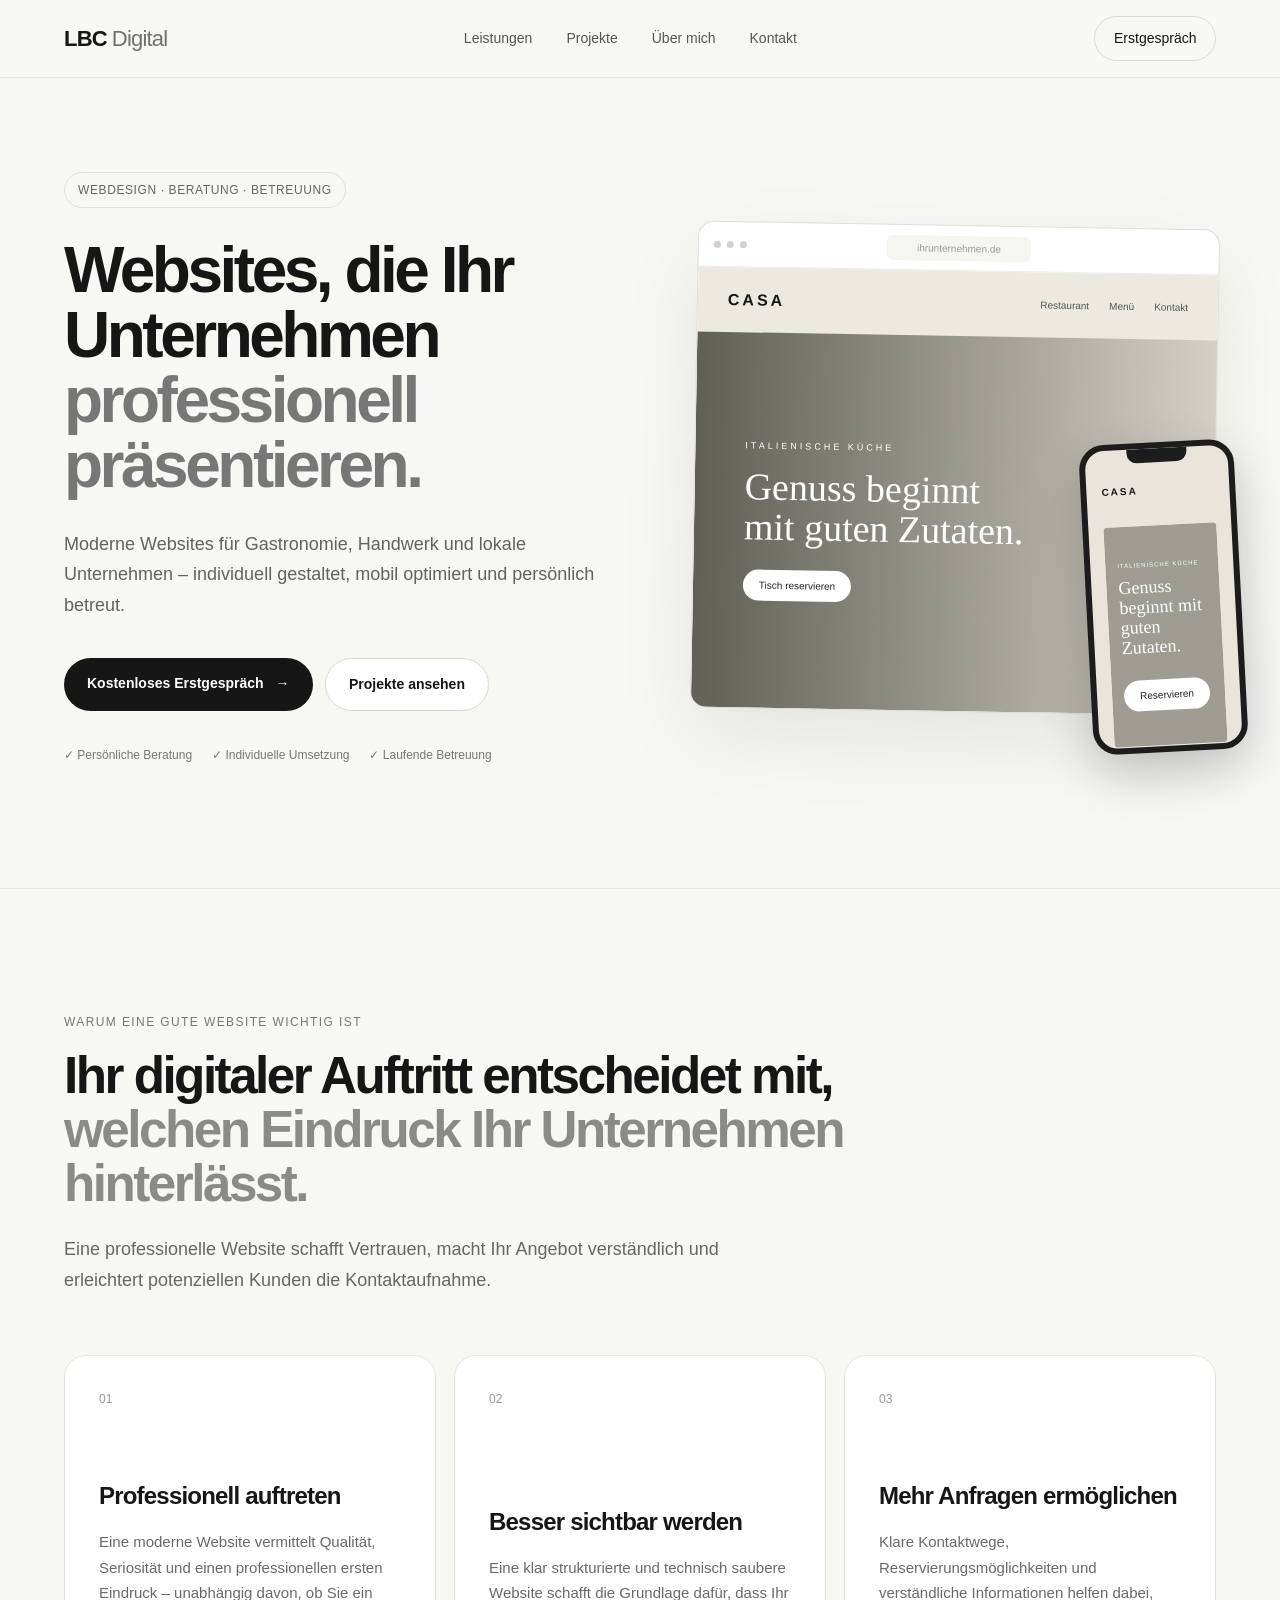
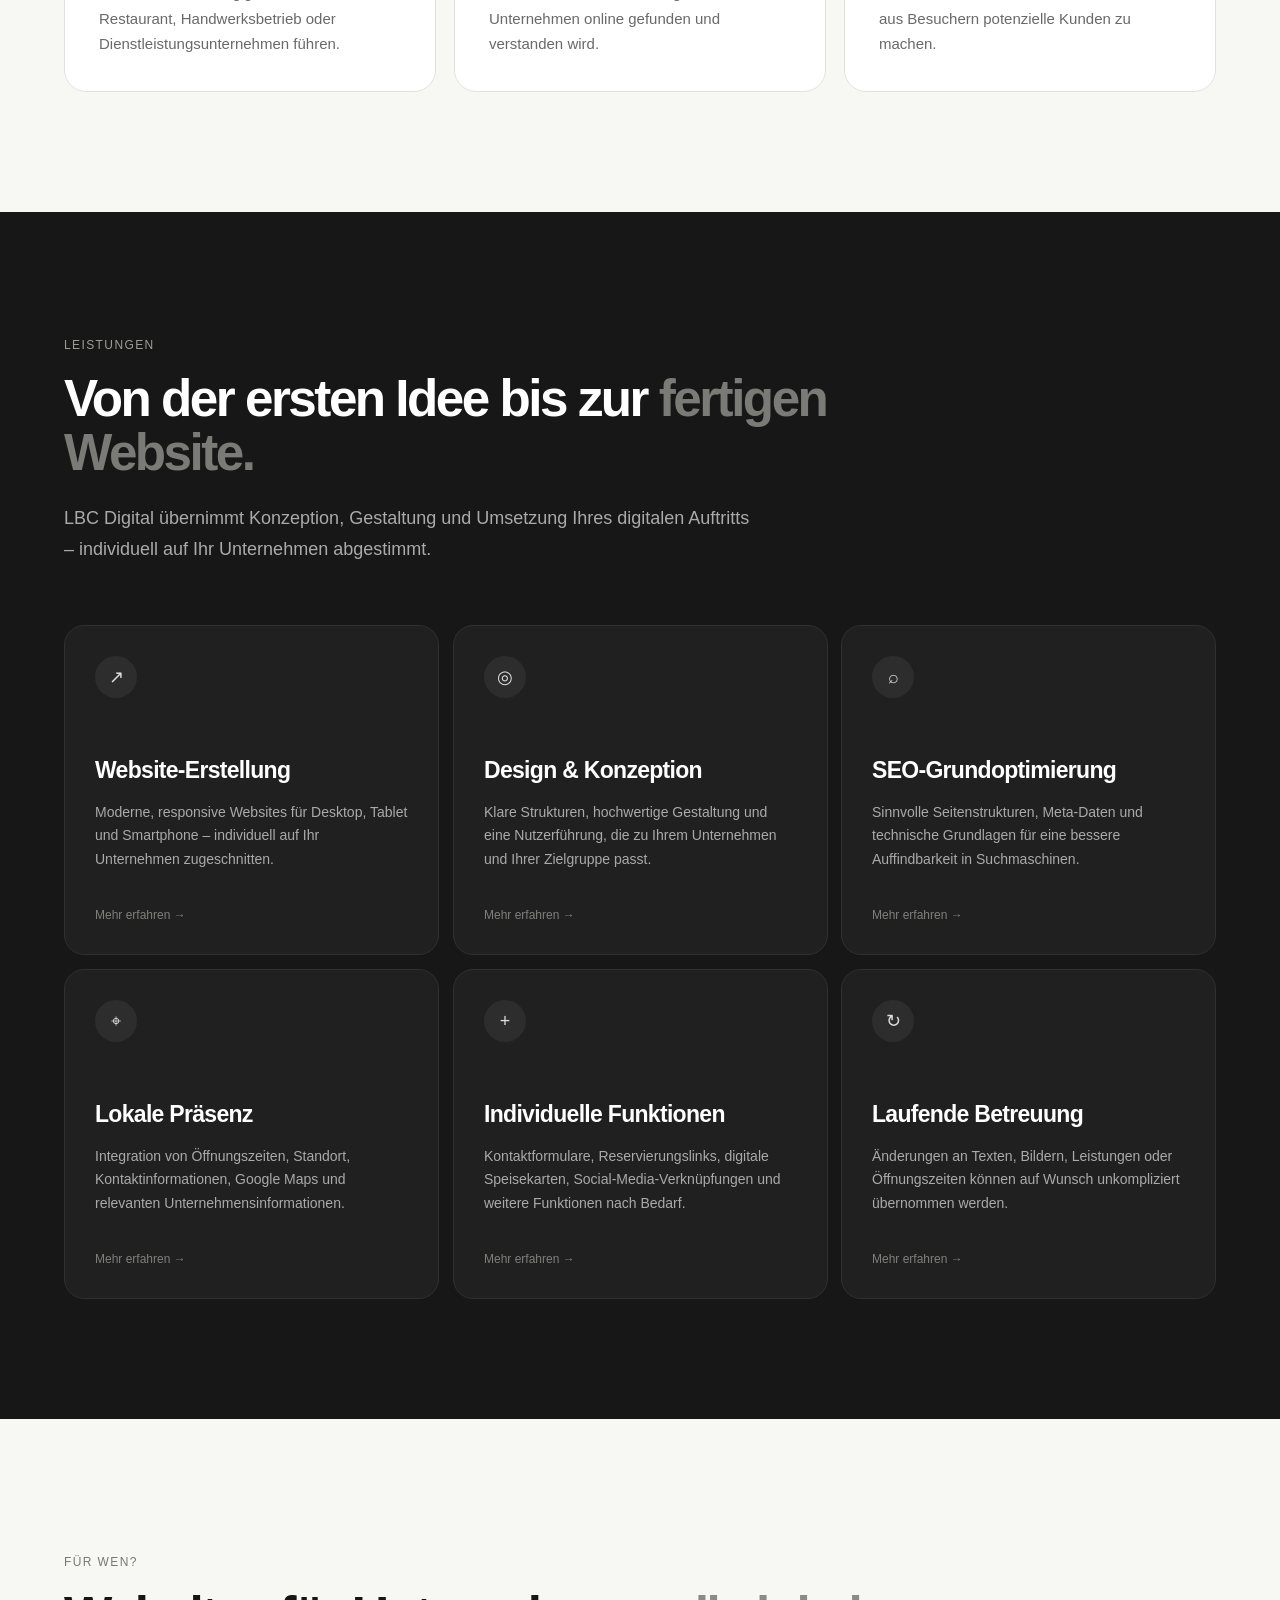
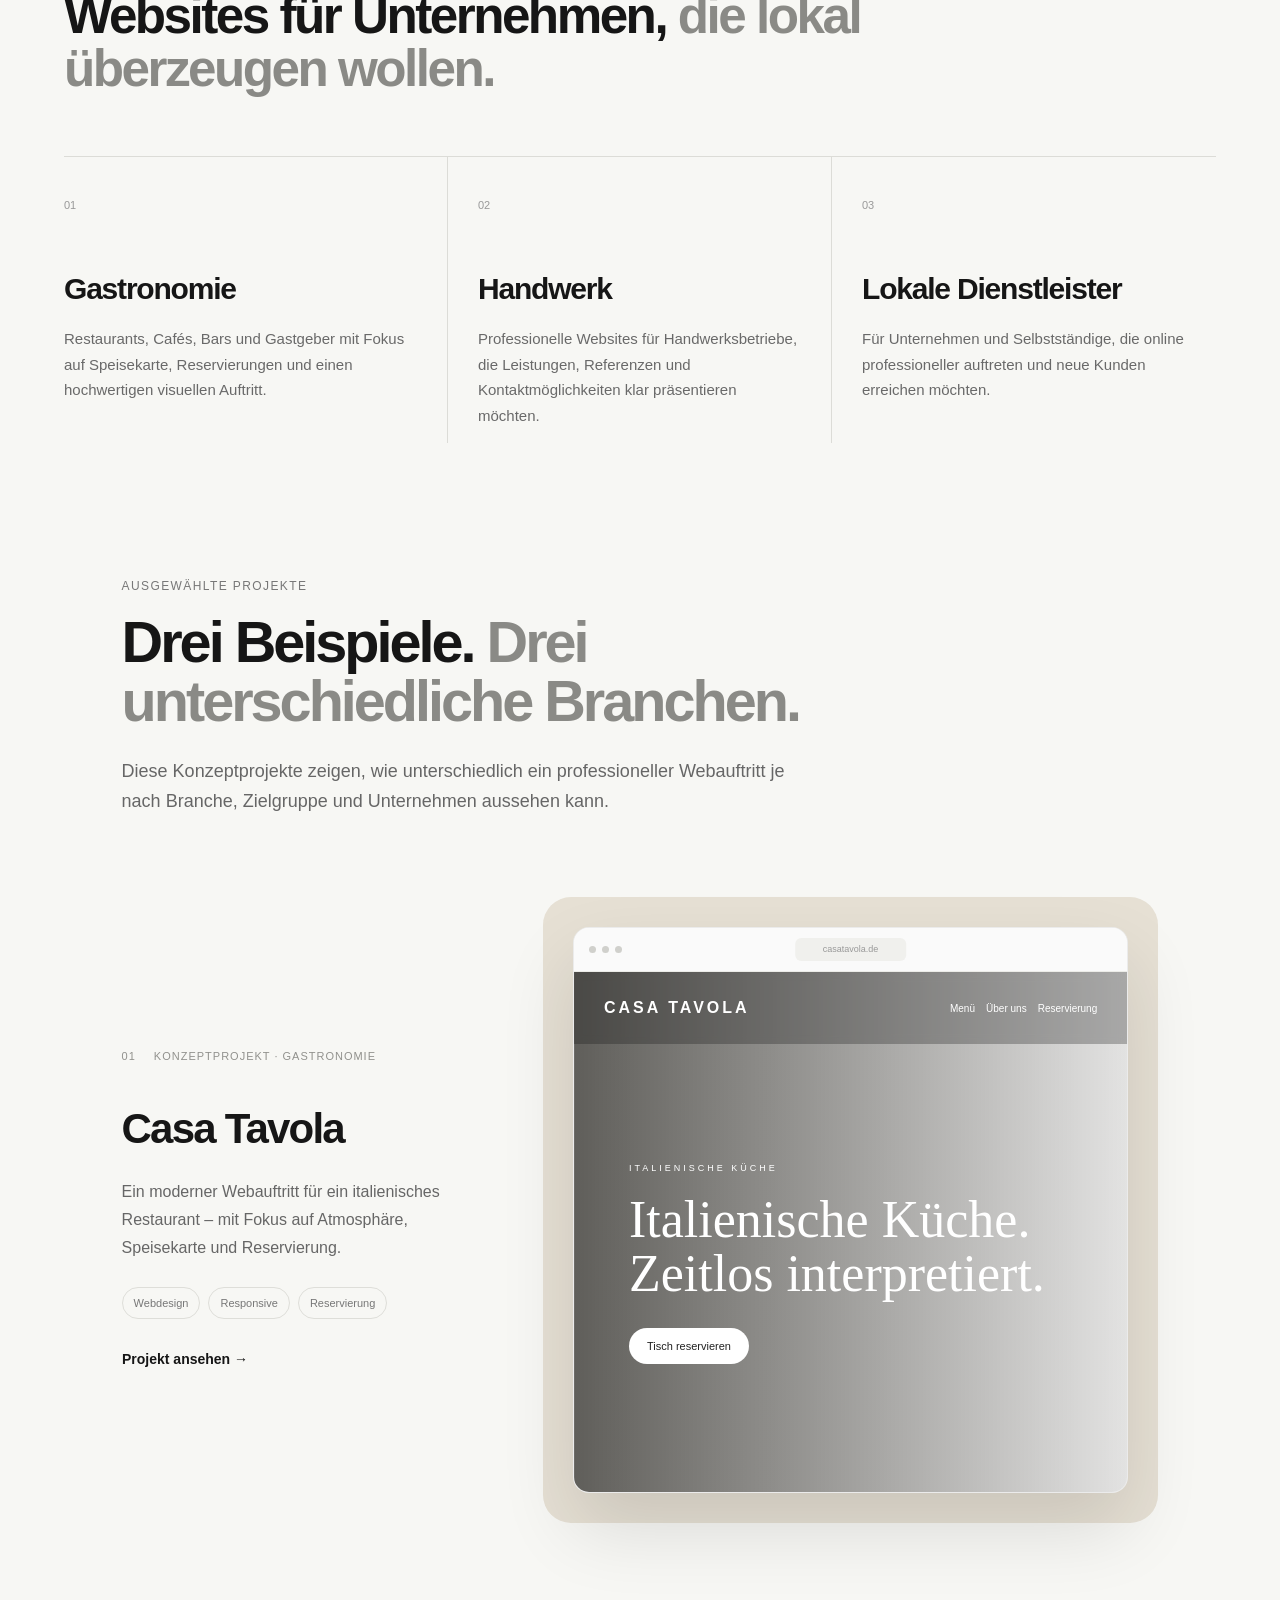
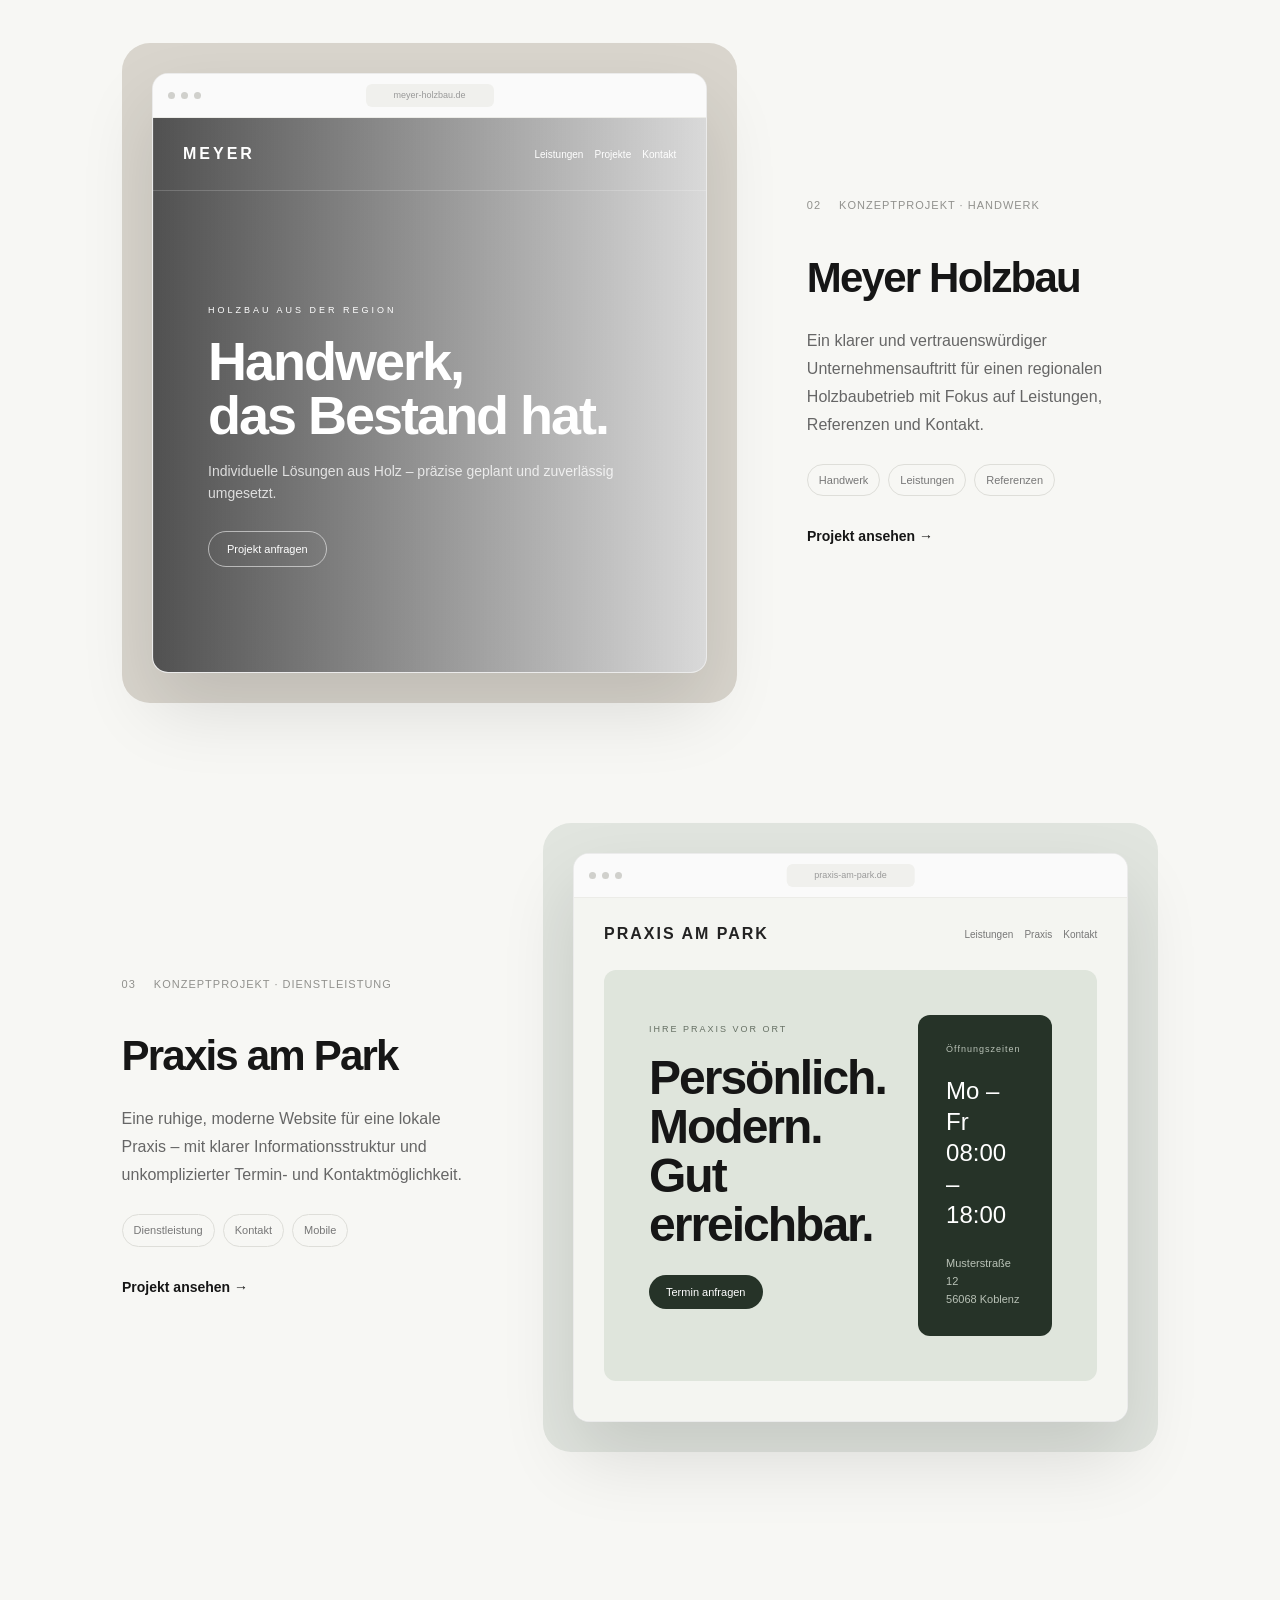
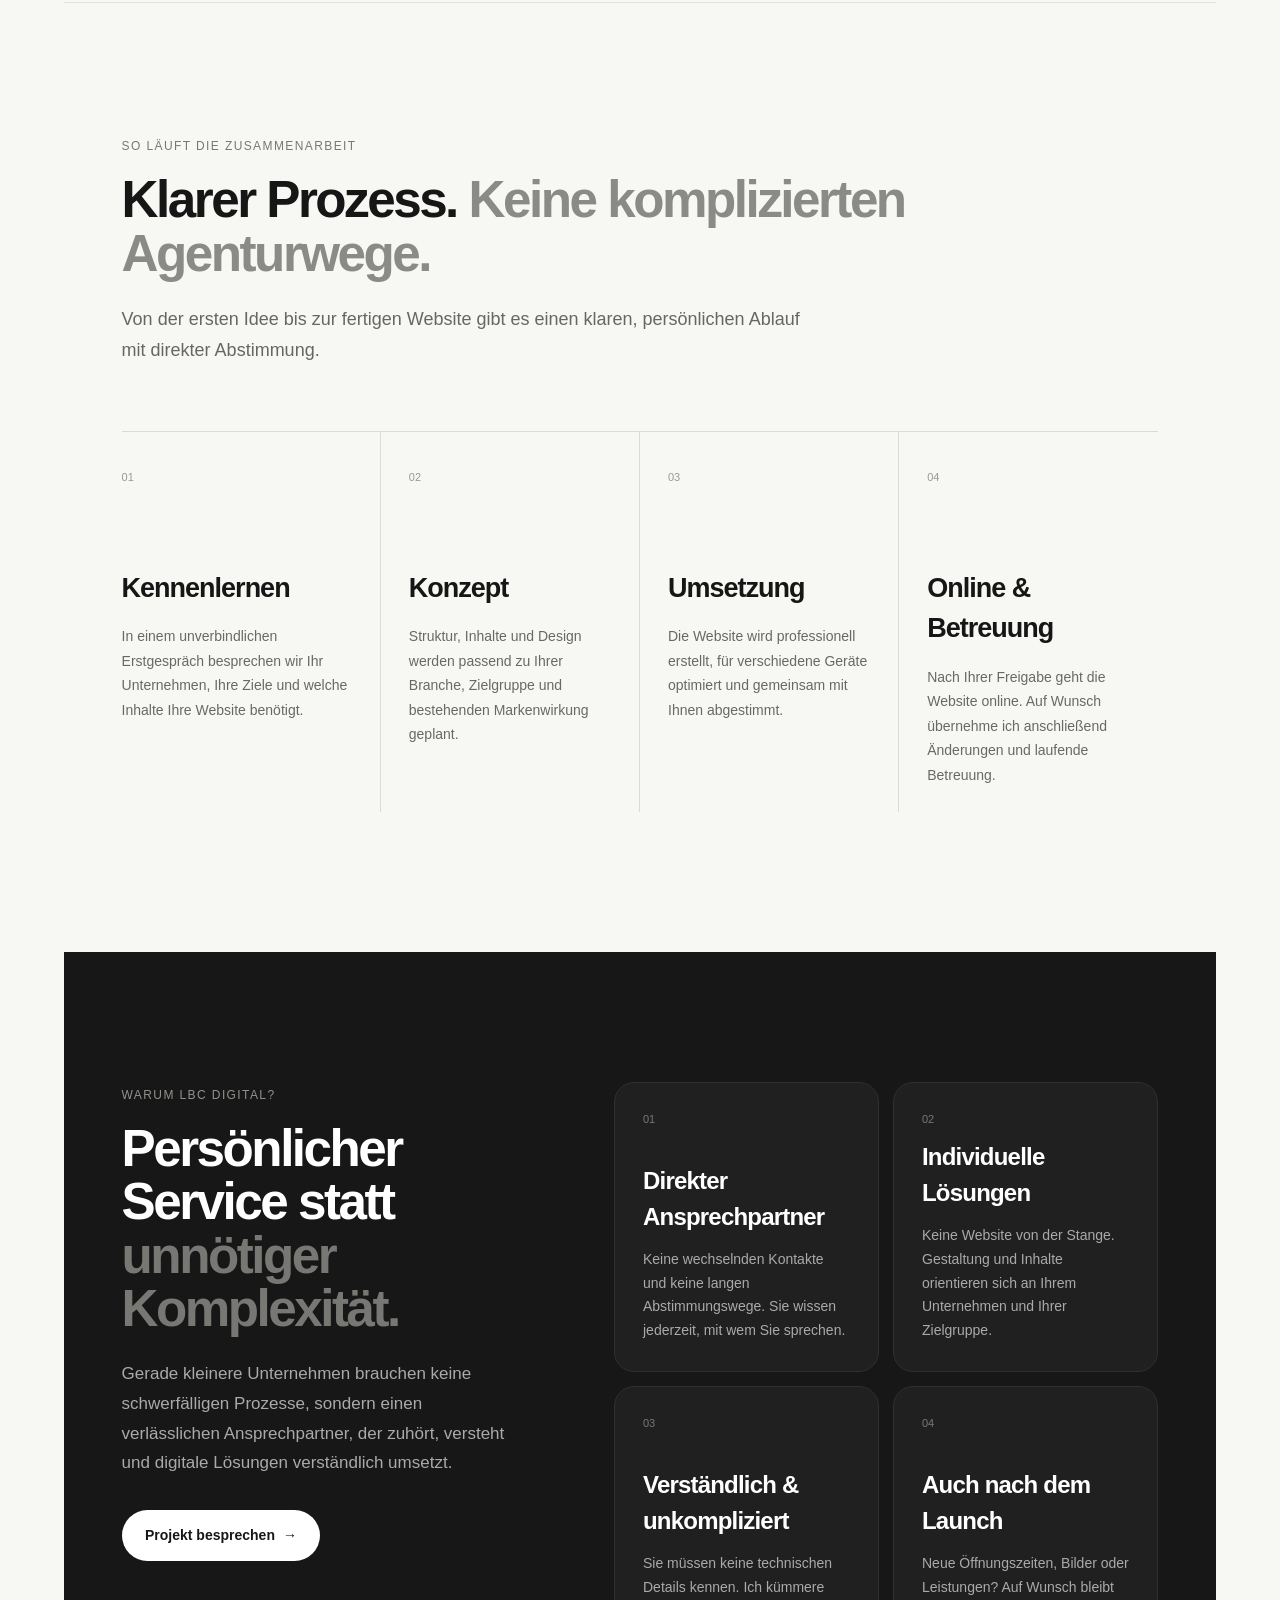
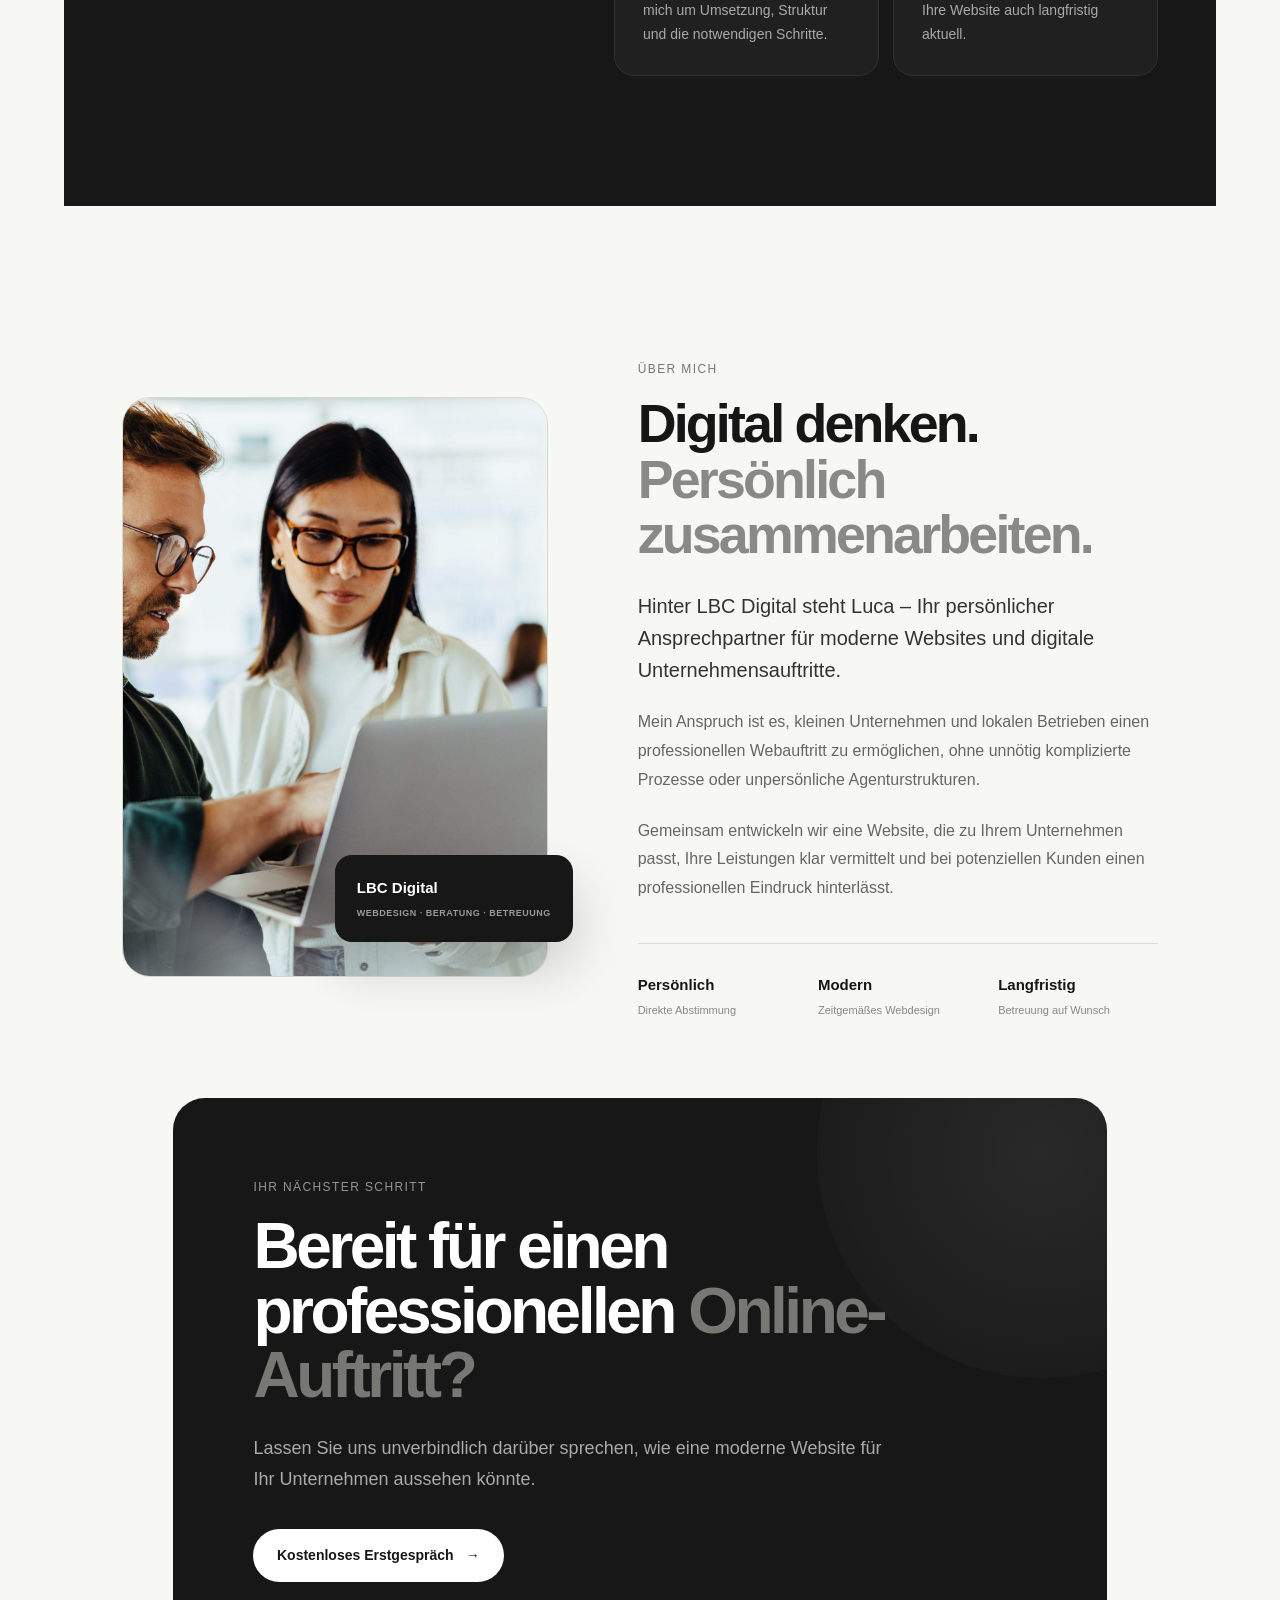
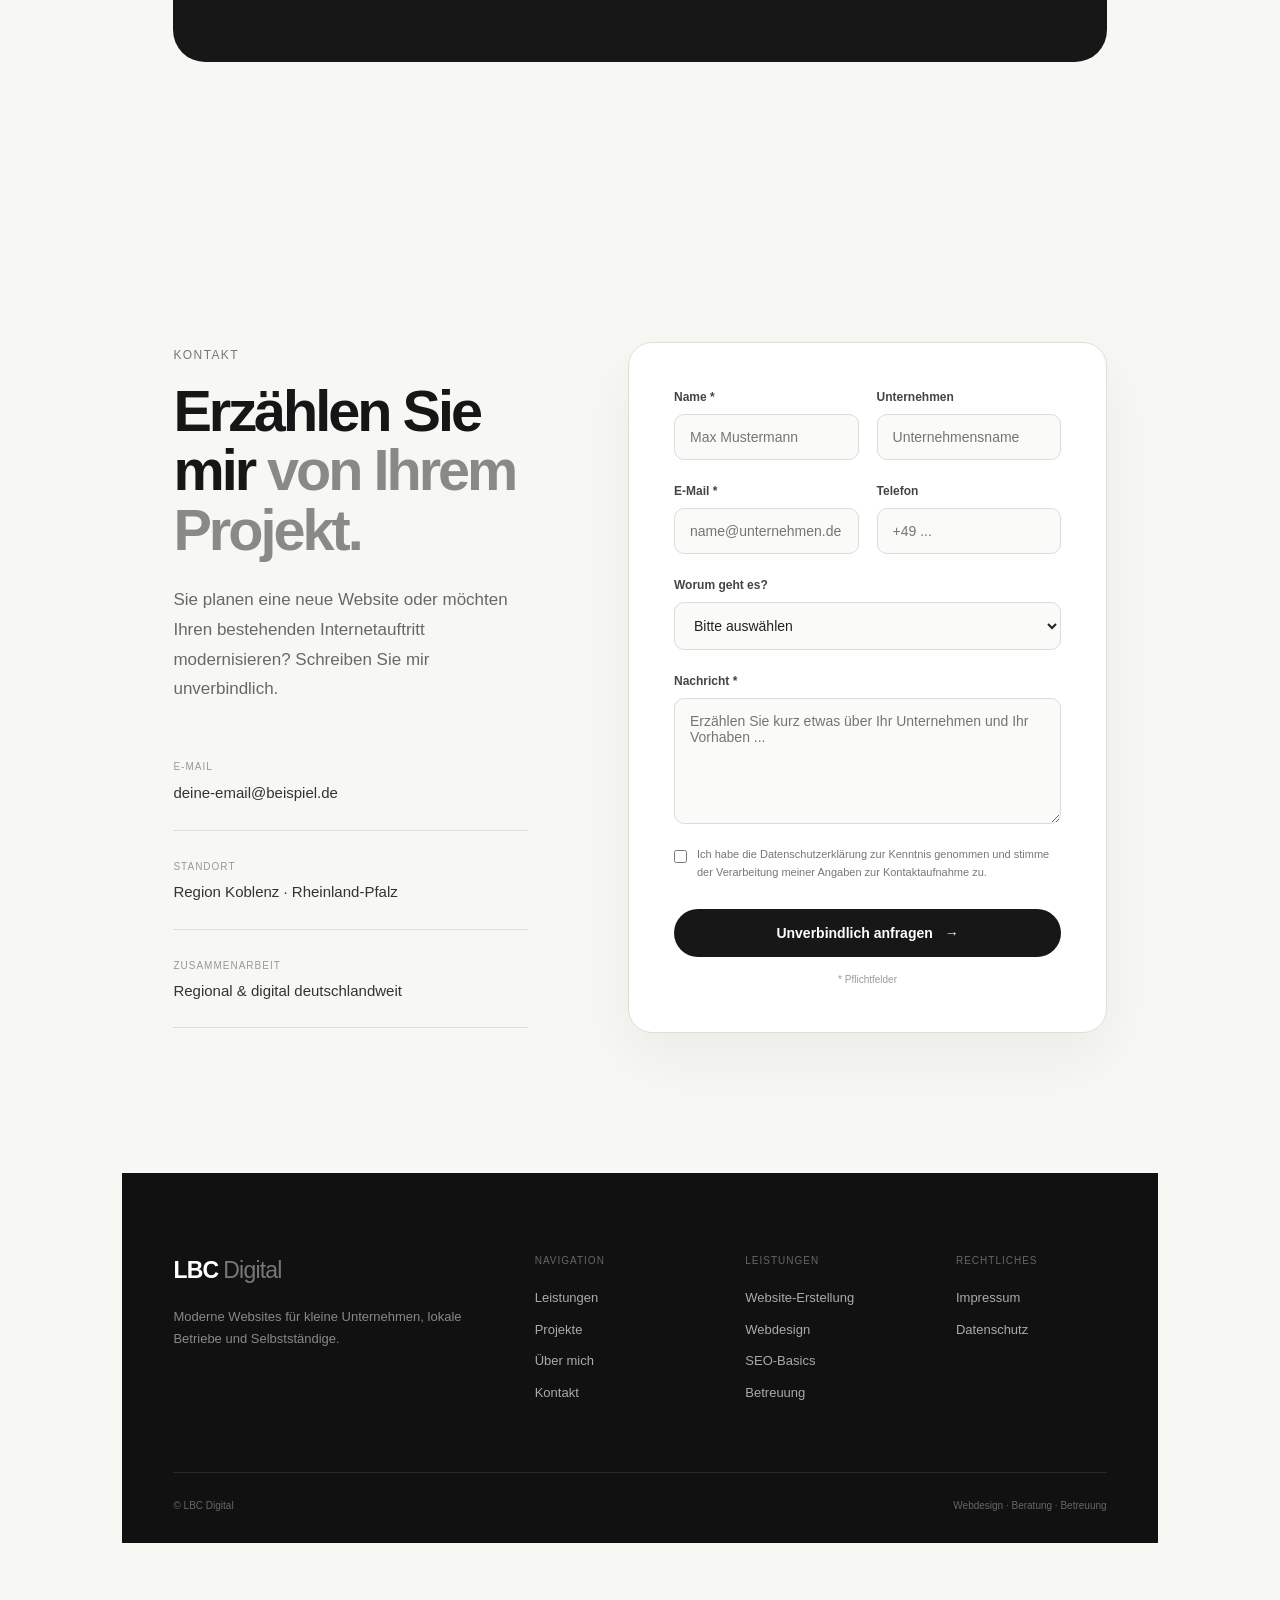
<file: index.html>
<!DOCTYPE html>
<html lang="de">
<head>
    <meta charset="UTF-8">
    <meta name="viewport" content="width=device-width, initial-scale=1.0">

    <title>LBC Digital | Professionelle Websites für lokale Unternehmen</title>

    <meta name="description"
          content="LBC Digital entwickelt moderne Websites für Gastronomie, Handwerk und lokale Unternehmen – individuell gestaltet und persönlich betreut.">

    <link rel="stylesheet" href="style.css">
</head>

<body>

    <!-- Navigation -->
<header class="header">
    <nav class="navbar">

        <a href="#" class="logo">
            LBC<span>Digital</span>
        </a>

        <div class="nav-links" id="navLinks">
            <a href="#leistungen">Leistungen</a>
            <a href="#projekte">Projekte</a>
            <a href="#ueber-mich">Über mich</a>
            <a href="#kontakt">Kontakt</a>
        </div>

        <a href="#kontakt" class="nav-button desktop-cta">
            Erstgespräch
        </a>

        <button class="menu-toggle" id="menuToggle" aria-label="Menü öffnen">
            <span></span>
            <span></span>
        </button>

    </nav>

    <div class="mobile-menu" id="mobileMenu">
        <a href="#leistungen">Leistungen</a>
        <a href="#projekte">Projekte</a>
        <a href="#ueber-mich">Über mich</a>
        <a href="#kontakt">Kontakt</a>
        <a href="#kontakt" class="mobile-menu-cta">Erstgespräch</a>
    </div>
</header>

    <!-- Hero -->
    <main>

        <section class="hero">

            <div class="hero-content">

                <div class="eyebrow">
                    Webdesign · Beratung · Betreuung
                </div>

                <h1>
                    Websites, die Ihr Unternehmen
                    <span>professionell präsentieren.</span>
                </h1>

                <p class="hero-description">
                    Moderne Websites für Gastronomie, Handwerk und lokale
                    Unternehmen – individuell gestaltet, mobil optimiert
                    und persönlich betreut.
                </p>

                <div class="hero-buttons">

                    <a href="#kontakt" class="button-primary">
                        Kostenloses Erstgespräch
                        <span>→</span>
                    </a>

                    <a href="#projekte" class="button-secondary">
                        Projekte ansehen
                    </a>

                </div>

                <div class="trust-row">
                    <span>✓ Persönliche Beratung</span>
                    <span>✓ Individuelle Umsetzung</span>
                    <span>✓ Laufende Betreuung</span>
                </div>

            </div>


            <!-- Website Preview -->
            <div class="hero-visual">

                <div class="browser">

                    <div class="browser-top">
                        <div class="browser-dots">
                            <span></span>
                            <span></span>
                            <span></span>
                        </div>

                        <div class="browser-url">
                            ihrunternehmen.de
                        </div>
                    </div>

                    <div class="browser-content">

                        <div class="demo-nav">
                            <strong>CASA</strong>
                            <div>
                                <span>Restaurant</span>
                                <span>Menü</span>
                                <span>Kontakt</span>
                            </div>
                        </div>

                        <div class="demo-hero">

                            <p>ITALIENISCHE KÜCHE</p>

                            <h2>
                                Genuss beginnt<br>
                                mit guten Zutaten.
                            </h2>

                            <button>
                                Tisch reservieren
                            </button>

                        </div>

                    </div>

                </div>


                <div class="mobile-preview">

                    <div class="mobile-notch"></div>

                    <strong>CASA</strong>

                    <div class="mobile-content">
                        <small>ITALIENISCHE KÜCHE</small>
                        <h3>Genuss beginnt mit guten Zutaten.</h3>
                        <button>Reservieren</button>
                    </div>

                </div>

            </div>

        </section>

    </main>


    <script src="script.js"></script>

</body>
</html><!-- Nutzen -->
<section class="value-section" id="leistungen">

    <div class="section-heading">
        <span class="section-kicker">Warum eine gute Website wichtig ist</span>

        <h2>
            Ihr digitaler Auftritt entscheidet mit,
            <span>welchen Eindruck Ihr Unternehmen hinterlässt.</span>
        </h2>

        <p>
            Eine professionelle Website schafft Vertrauen, macht Ihr Angebot
            verständlich und erleichtert potenziellen Kunden die Kontaktaufnahme.
        </p>
    </div>

    <div class="value-grid">

        <article class="value-card reveal">
            <div class="card-number">01</div>
            <h3>Professionell auftreten</h3>
            <p>
                Eine moderne Website vermittelt Qualität, Seriosität und einen
                professionellen ersten Eindruck – unabhängig davon, ob Sie ein
                Restaurant, Handwerksbetrieb oder Dienstleistungsunternehmen führen.
            </p>
        </article>

        <article class="value-card reveal">
            <div class="card-number">02</div>
            <h3>Besser sichtbar werden</h3>
            <p>
                Eine klar strukturierte und technisch saubere Website schafft die
                Grundlage dafür, dass Ihr Unternehmen online gefunden und verstanden wird.
            </p>
        </article>

        <article class="value-card reveal">
            <div class="card-number">03</div>
            <h3>Mehr Anfragen ermöglichen</h3>
            <p>
                Klare Kontaktwege, Reservierungsmöglichkeiten und verständliche
                Informationen helfen dabei, aus Besuchern potenzielle Kunden zu machen.
            </p>
        </article>

    </div>

</section>


<!-- Leistungen -->
<section class="services-section">

    <div class="services-intro">

        <span class="section-kicker">Leistungen</span>

        <h2>
            Von der ersten Idee bis zur
            <span>fertigen Website.</span>
        </h2>

        <p>
            LBC Digital übernimmt Konzeption, Gestaltung und Umsetzung Ihres
            digitalen Auftritts – individuell auf Ihr Unternehmen abgestimmt.
        </p>

    </div>

    <div class="services-grid">

        <article class="service-card reveal">
            <div class="service-icon">↗</div>
            <h3>Website-Erstellung</h3>
            <p>
                Moderne, responsive Websites für Desktop, Tablet und Smartphone –
                individuell auf Ihr Unternehmen zugeschnitten.
            </p>
            <span class="service-link">Mehr erfahren →</span>
        </article>

        <article class="service-card reveal">
            <div class="service-icon">◎</div>
            <h3>Design & Konzeption</h3>
            <p>
                Klare Strukturen, hochwertige Gestaltung und eine Nutzerführung,
                die zu Ihrem Unternehmen und Ihrer Zielgruppe passt.
            </p>
            <span class="service-link">Mehr erfahren →</span>
        </article>

        <article class="service-card reveal">
            <div class="service-icon">⌕</div>
            <h3>SEO-Grundoptimierung</h3>
            <p>
                Sinnvolle Seitenstrukturen, Meta-Daten und technische Grundlagen
                für eine bessere Auffindbarkeit in Suchmaschinen.
            </p>
            <span class="service-link">Mehr erfahren →</span>
        </article>

        <article class="service-card reveal">
            <div class="service-icon">⌖</div>
            <h3>Lokale Präsenz</h3>
            <p>
                Integration von Öffnungszeiten, Standort, Kontaktinformationen,
                Google Maps und relevanten Unternehmensinformationen.
            </p>
            <span class="service-link">Mehr erfahren →</span>
        </article>

        <article class="service-card reveal">
            <div class="service-icon">+</div>
            <h3>Individuelle Funktionen</h3>
            <p>
                Kontaktformulare, Reservierungslinks, digitale Speisekarten,
                Social-Media-Verknüpfungen und weitere Funktionen nach Bedarf.
            </p>
            <span class="service-link">Mehr erfahren →</span>
        </article>

        <article class="service-card reveal">
            <div class="service-icon">↻</div>
            <h3>Laufende Betreuung</h3>
            <p>
                Änderungen an Texten, Bildern, Leistungen oder Öffnungszeiten
                können auf Wunsch unkompliziert übernommen werden.
            </p>
            <span class="service-link">Mehr erfahren →</span>
        </article>

    </div>

</section>


<!-- Zielgruppen -->
<section class="audience-section">

    <div class="section-heading">

        <span class="section-kicker">Für wen?</span>

        <h2>
            Websites für Unternehmen,
            <span>die lokal überzeugen wollen.</span>
        </h2>

    </div>

    <div class="audience-grid">

        <div class="audience-card reveal">
            <span>01</span>
            <h3>Gastronomie</h3>
            <p>
                Restaurants, Cafés, Bars und Gastgeber mit Fokus auf Speisekarte,
                Reservierungen und einen hochwertigen visuellen Auftritt.
            </p>
        </div>

        <div class="audience-card reveal">
            <span>02</span>
            <h3>Handwerk</h3>
            <p>
                Professionelle Websites für Handwerksbetriebe, die Leistungen,
                Referenzen und Kontaktmöglichkeiten klar präsentieren möchten.
            </p>
        </div>

        <div class="audience-card reveal">
            <span>03</span>
            <h3>Lokale Dienstleister</h3>
            <p>
                Für Unternehmen und Selbstständige, die online professioneller
                auftreten und neue Kunden erreichen möchten.
            </p>
        </div>

    </div>

<!-- Projekte -->
<section class="projects-section" id="projekte">

    <div class="projects-heading">
        <span class="section-kicker">Ausgewählte Projekte</span>

        <h2>
            Drei Beispiele.
            <span>Drei unterschiedliche Branchen.</span>
        </h2>

        <p>
            Diese Konzeptprojekte zeigen, wie unterschiedlich ein professioneller
            Webauftritt je nach Branche, Zielgruppe und Unternehmen aussehen kann.
        </p>
    </div>
    <div class="projects-list">

        <!-- Restaurant -->
        <article class="project-card reveal">

            <div class="project-info">

                <div class="project-meta">
                    <span>01</span>
                    <span>Konzeptprojekt · Gastronomie</span>
                </div>

                <h3>Casa Tavola</h3>

                <p>
                    Ein moderner Webauftritt für ein italienisches Restaurant –
                    mit Fokus auf Atmosphäre, Speisekarte und Reservierung.
                </p>

                <div class="project-tags">
                    <span>Webdesign</span>
                    <span>Responsive</span>
                    <span>Reservierung</span>
                </div>

                <a href="#" class="project-link">
                    Projekt ansehen →
                </a>

            </div>

            <div class="project-visual restaurant-project">

                <div class="project-browser">

                    <div class="project-browser-top">
                        <div class="browser-dots">
                            <span></span>
                            <span></span>
                            <span></span>
                        </div>

                        <div class="project-browser-url">
                            casatavola.de
                        </div>
                    </div>

                    <div class="restaurant-demo">

                        <div class="restaurant-demo-nav">
                            <strong>CASA TAVOLA</strong>
                            <span>Menü &nbsp;&nbsp; Über uns &nbsp;&nbsp; Reservierung</span>
                        </div>

                        <div class="restaurant-demo-content">
                            <small>ITALIENISCHE KÜCHE</small>

                            <h4>
                                Italienische Küche.<br>
                                Zeitlos interpretiert.
                            </h4>

                            <button>Tisch reservieren</button>
                        </div>

                    </div>

                </div>

            </div>

        </article>


        <!-- Handwerk -->
        <article class="project-card project-card-reverse reveal">

            <div class="project-info">

                <div class="project-meta">
                    <span>02</span>
                    <span>Konzeptprojekt · Handwerk</span>
                </div>

                <h3>Meyer Holzbau</h3>

                <p>
                    Ein klarer und vertrauenswürdiger Unternehmensauftritt für
                    einen regionalen Holzbaubetrieb mit Fokus auf Leistungen,
                    Referenzen und Kontakt.
                </p>

                <div class="project-tags">
                    <span>Handwerk</span>
                    <span>Leistungen</span>
                    <span>Referenzen</span>
                </div>

                <a href="#" class="project-link">
                    Projekt ansehen →
                </a>

            </div>

            <div class="project-visual crafts-project">

                <div class="project-browser">

                    <div class="project-browser-top">
                        <div class="browser-dots">
                            <span></span>
                            <span></span>
                            <span></span>
                        </div>

                        <div class="project-browser-url">
                            meyer-holzbau.de
                        </div>
                    </div>

                    <div class="crafts-demo">

                        <div class="crafts-nav">
                            <strong>MEYER</strong>
                            <span>Leistungen &nbsp;&nbsp; Projekte &nbsp;&nbsp; Kontakt</span>
                        </div>

                        <div class="crafts-content">
                            <small>HOLZBAU AUS DER REGION</small>

                            <h4>
                                Handwerk,<br>
                                das Bestand hat.
                            </h4>

                            <p>
                                Individuelle Lösungen aus Holz –
                                präzise geplant und zuverlässig umgesetzt.
                            </p>

                            <button>Projekt anfragen</button>
                        </div>

                    </div>

                </div>

            </div>

        </article>


        <!-- Dienstleister -->
        <article class="project-card reveal">

            <div class="project-info">

                <div class="project-meta">
                    <span>03</span>
                    <span>Konzeptprojekt · Dienstleistung</span>
                </div>

                <h3>Praxis am Park</h3>

                <p>
                    Eine ruhige, moderne Website für eine lokale Praxis –
                    mit klarer Informationsstruktur und unkomplizierter
                    Termin- und Kontaktmöglichkeit.
                </p>

                <div class="project-tags">
                    <span>Dienstleistung</span>
                    <span>Kontakt</span>
                    <span>Mobile</span>
                </div>

                <a href="#" class="project-link">
                    Projekt ansehen →
                </a>

            </div>

            <div class="project-visual practice-project">

                <div class="project-browser">

                    <div class="project-browser-top">
                        <div class="browser-dots">
                            <span></span>
                            <span></span>
                            <span></span>
                        </div>

                        <div class="project-browser-url">
                            praxis-am-park.de
                        </div>
                    </div>

                    <div class="practice-demo">

                        <div class="practice-nav">
                            <strong>PRAXIS AM PARK</strong>
                            <span>Leistungen &nbsp;&nbsp; Praxis &nbsp;&nbsp; Kontakt</span>
                        </div>

                        <div class="practice-content">

                            <div>
                                <small>IHRE PRAXIS VOR ORT</small>

                                <h4>
                                    Persönlich.<br>
                                    Modern.<br>
                                    Gut erreichbar.
                                </h4>

                                <button>Termin anfragen</button>
                            </div>

                            <div class="practice-panel">
                                <span>Öffnungszeiten</span>

                                <strong>
                                    Mo – Fr<br>
                                    08:00 – 18:00
                                </strong>

                                <p>
                                    Musterstraße 12<br>
                                    56068 Koblenz
                                </p>
                            </div>

                        </div>

                    </div>

                </div>

            </div>

        </article>

    </div>

</section>
<!-- Zusammenarbeit -->
<section class="process-section">

    <div class="section-heading">
        <span class="section-kicker">So läuft die Zusammenarbeit</span>

        <h2>
            Klarer Prozess.
            <span>Keine komplizierten Agenturwege.</span>
        </h2>

        <p>
            Von der ersten Idee bis zur fertigen Website gibt es einen klaren,
            persönlichen Ablauf mit direkter Abstimmung.
        </p>
    </div>

    <div class="process-grid">

        <article class="process-card reveal">
            <span class="process-number">01</span>
            <h3>Kennenlernen</h3>
            <p>
                In einem unverbindlichen Erstgespräch besprechen wir Ihr Unternehmen,
                Ihre Ziele und welche Inhalte Ihre Website benötigt.
            </p>
        </article>

        <article class="process-card reveal">
            <span class="process-number">02</span>
            <h3>Konzept</h3>
            <p>
                Struktur, Inhalte und Design werden passend zu Ihrer Branche,
                Zielgruppe und bestehenden Markenwirkung geplant.
            </p>
        </article>

        <article class="process-card reveal">
            <span class="process-number">03</span>
            <h3>Umsetzung</h3>
            <p>
                Die Website wird professionell erstellt, für verschiedene Geräte
                optimiert und gemeinsam mit Ihnen abgestimmt.
            </p>
        </article>

        <article class="process-card reveal">
            <span class="process-number">04</span>
            <h3>Online & Betreuung</h3>
            <p>
                Nach Ihrer Freigabe geht die Website online. Auf Wunsch übernehme ich
                anschließend Änderungen und laufende Betreuung.
            </p>
        </article>

    </div>

</section>

<!-- Warum LBC -->
<section class="why-section">

    <div class="why-wrapper">

        <div class="why-intro reveal">

            <span class="section-kicker">Warum LBC Digital?</span>

            <h2>
                Persönlicher Service statt
                <span>unnötiger Komplexität.</span>
            </h2>

            <p>
                Gerade kleinere Unternehmen brauchen keine schwerfälligen Prozesse,
                sondern einen verlässlichen Ansprechpartner, der zuhört, versteht und
                digitale Lösungen verständlich umsetzt.
            </p>

            <a href="#kontakt" class="button-primary why-button">
                Projekt besprechen
                <span>→</span>
            </a>

        </div>

        <div class="why-grid">

            <article class="why-card reveal">
                <span>01</span>
                <h3>Direkter Ansprechpartner</h3>
                <p>
                    Keine wechselnden Kontakte und keine langen Abstimmungswege.
                    Sie wissen jederzeit, mit wem Sie sprechen.
                </p>
            </article>

            <article class="why-card reveal">
                <span>02</span>
                <h3>Individuelle Lösungen</h3>
                <p>
                    Keine Website von der Stange. Gestaltung und Inhalte orientieren
                    sich an Ihrem Unternehmen und Ihrer Zielgruppe.
                </p>
            </article>

            <article class="why-card reveal">
                <span>03</span>
                <h3>Verständlich & unkompliziert</h3>
                <p>
                    Sie müssen keine technischen Details kennen. Ich kümmere mich um
                    Umsetzung, Struktur und die notwendigen Schritte.
                </p>
            </article>

            <article class="why-card reveal">
                <span>04</span>
                <h3>Auch nach dem Launch</h3>
                <p>
                    Neue Öffnungszeiten, Bilder oder Leistungen? Auf Wunsch bleibt
                    Ihre Website auch langfristig aktuell.
                </p>
            </article>

        </div>

    </div>

</section>


<!-- Über mich -->
<section class="about-section" id="ueber-mich">

    <div class="about-grid">

        <div class="about-visual reveal">

<div class="about-image">
    <img
        src="./about-collaboration.jpeg"
        alt="Persönliche Zusammenarbeit an einem digitalen Projekt"
    >
</div>

            <div class="about-badge">
                LBC Digital
                <small>Webdesign · Beratung · Betreuung</small>
            </div>

        </div>


        <div class="about-content reveal">

            <span class="section-kicker">Über mich</span>

            <h2>
                Digital denken.
                <span>Persönlich zusammenarbeiten.</span>
            </h2>

            <p class="about-lead">
                Hinter LBC Digital steht Luca – Ihr persönlicher Ansprechpartner
                für moderne Websites und digitale Unternehmensauftritte.
            </p>

            <p>
                Mein Anspruch ist es, kleinen Unternehmen und lokalen Betrieben einen
                professionellen Webauftritt zu ermöglichen, ohne unnötig komplizierte
                Prozesse oder unpersönliche Agenturstrukturen.
            </p>

            <p>
                Gemeinsam entwickeln wir eine Website, die zu Ihrem Unternehmen passt,
                Ihre Leistungen klar vermittelt und bei potenziellen Kunden einen
                professionellen Eindruck hinterlässt.
            </p>

            <div class="about-points">

                <div>
                    <strong>Persönlich</strong>
                    <span>Direkte Abstimmung</span>
                </div>

                <div>
                    <strong>Modern</strong>
                    <span>Zeitgemäßes Webdesign</span>
                </div>

                <div>
                    <strong>Langfristig</strong>
                    <span>Betreuung auf Wunsch</span>
                </div>

            </div>

        </div>

    </div>
<!-- Finaler CTA -->
<section class="final-cta-section">

    <div class="final-cta reveal">

        <span class="section-kicker">Ihr nächster Schritt</span>

        <h2>
            Bereit für einen professionellen
            <span>Online-Auftritt?</span>
        </h2>

        <p>
            Lassen Sie uns unverbindlich darüber sprechen, wie eine moderne Website
            für Ihr Unternehmen aussehen könnte.
        </p>

        <a href="#kontakt" class="final-cta-button">
            Kostenloses Erstgespräch
            <span>→</span>
        </a>

    </div>

</section>


<!-- Kontakt -->
<section class="contact-section" id="kontakt">

    <div class="contact-grid">

        <div class="contact-intro reveal">

            <span class="section-kicker">Kontakt</span>

            <h2>
                Erzählen Sie mir
                <span>von Ihrem Projekt.</span>
            </h2>

            <p>
                Sie planen eine neue Website oder möchten Ihren bestehenden
                Internetauftritt modernisieren? Schreiben Sie mir unverbindlich.
            </p>

            <div class="contact-details">

                <div>
                    <span>E-Mail</span>
                    <a href="mailto:deine-email@beispiel.de">
                        deine-email@beispiel.de
                    </a>
                </div>

                <div>
                    <span>Standort</span>
                    <p>Region Koblenz · Rheinland-Pfalz</p>
                </div>

                <div>
                    <span>Zusammenarbeit</span>
                    <p>Regional & digital deutschlandweit</p>
                </div>

            </div>

        </div>


        <form class="contact-form reveal" id="contactForm">

            <div class="form-row">

                <div class="form-group">
                    <label for="name">Name *</label>
                    <input
                        type="text"
                        id="name"
                        name="name"
                        placeholder="Max Mustermann"
                        required
                    >
                </div>

                <div class="form-group">
                    <label for="company">Unternehmen</label>
                    <input
                        type="text"
                        id="company"
                        name="company"
                        placeholder="Unternehmensname"
                    >
                </div>

            </div>


            <div class="form-row">

                <div class="form-group">
                    <label for="email">E-Mail *</label>
                    <input
                        type="email"
                        id="email"
                        name="email"
                        placeholder="name@unternehmen.de"
                        required
                    >
                </div>

                <div class="form-group">
                    <label for="phone">Telefon</label>
                    <input
                        type="tel"
                        id="phone"
                        name="phone"
                        placeholder="+49 ..."
                    >
                </div>

            </div>


            <div class="form-group">
                <label for="project">Worum geht es?</label>

                <select id="project" name="project">
                    <option value="">Bitte auswählen</option>
                    <option value="neue-website">Neue Website</option>
                    <option value="redesign">Bestehende Website modernisieren</option>
                    <option value="betreuung">Website-Betreuung</option>
                    <option value="beratung">Beratung</option>
                    <option value="sonstiges">Sonstiges</option>
                </select>
            </div>


            <div class="form-group">
                <label for="message">Nachricht *</label>

                <textarea
                    id="message"
                    name="message"
                    rows="6"
                    placeholder="Erzählen Sie kurz etwas über Ihr Unternehmen und Ihr Vorhaben ..."
                    required
                ></textarea>
            </div>


            <label class="privacy-checkbox">

                <input type="checkbox" required>

                <span>
                    Ich habe die Datenschutzerklärung zur Kenntnis genommen
                    und stimme der Verarbeitung meiner Angaben zur Kontaktaufnahme zu.
                </span>

            </label>


            <button type="submit" class="form-submit">
                Unverbindlich anfragen
                <span>→</span>
            </button>

            <p class="form-note">
                * Pflichtfelder
            </p>

            <div class="form-success" id="formSuccess">
                Vielen Dank. Ihre Nachricht wurde erfasst.
            </div>

        </form>

    </div>

</section>


<!-- Footer -->
<footer class="footer">

    <div class="footer-main">

        <div class="footer-brand">

            <a href="#" class="footer-logo">
                LBC<span>Digital</span>
            </a>

            <p>
                Moderne Websites für kleine Unternehmen,
                lokale Betriebe und Selbstständige.
            </p>

        </div>


        <div class="footer-column">

            <span>Navigation</span>

            <a href="#leistungen">Leistungen</a>
            <a href="#projekte">Projekte</a>
            <a href="#ueber-mich">Über mich</a>
            <a href="#kontakt">Kontakt</a>

        </div>


        <div class="footer-column">

            <span>Leistungen</span>

            <a href="#leistungen">Website-Erstellung</a>
            <a href="#leistungen">Webdesign</a>
            <a href="#leistungen">SEO-Basics</a>
            <a href="#leistungen">Betreuung</a>

        </div>


        <div class="footer-column">

            <span>Rechtliches</span>

            <a href="#">Impressum</a>
            <a href="#">Datenschutz</a>

        </div>

    </div>


    <div class="footer-bottom">

        <span>
            © <span id="currentYear"></span> LBC Digital
        </span>

        <span>
            Webdesign · Beratung · Betreuung
        </span>

    </div>

</footer>
</file>
<file: style.css>
/* ---------- Grundeinstellungen ---------- */

* {
    margin: 0;
    padding: 0;
    box-sizing: border-box;
}

html {
    scroll-behavior: smooth;
}

body {
    font-family: -apple-system, BlinkMacSystemFont, "Segoe UI", sans-serif;
    background: #f7f7f4;
    color: #161616;
    line-height: 1.5;
}

a {
    text-decoration: none;
    color: inherit;
}


/* ---------- Navigation ---------- */

.header {
    width: 100%;
    padding: 16px 5%;

    position: sticky;
    top: 0;
    z-index: 1000;

    background: rgba(247, 247, 244, 0.88);
    backdrop-filter: blur(14px);
    -webkit-backdrop-filter: blur(14px);

    border-bottom: 1px solid rgba(220, 220, 215, 0.55);
}

.navbar {
    max-width: 1400px;
    margin: auto;

    display: flex;
    align-items: center;
    justify-content: space-between;
}

.logo {
    font-size: 22px;
    font-weight: 750;
    letter-spacing: -0.8px;
}

.logo span {
    font-weight: 400;
    margin-left: 5px;
    color: #707070;
}

.nav-links {
    display: flex;
    gap: 34px;
}

.nav-links a {
    font-size: 14px;
    color: #555;
    transition: 0.25s;
}

.nav-links a:hover {
    color: #000;
}

.nav-button {
    border: 1px solid #d8d8d4;
    padding: 11px 19px;
    border-radius: 100px;
    font-size: 14px;
    transition: 0.25s;
}

.nav-button:hover {
    background: #161616;
    color: white;
    border-color: #161616;
}


/* ---------- Mobile Navigation ---------- */

.menu-toggle {
    display: none;

    width: 38px;
    height: 38px;

    border: 1px solid #d8d8d4;
    border-radius: 50%;

    background: transparent;

    cursor: pointer;

    align-items: center;
    justify-content: center;
    flex-direction: column;

    gap: 5px;
}

.menu-toggle span {
    width: 14px;
    height: 1px;

    background: #222;

    transition: all 0.25s ease;
}

.mobile-menu {
    display: none;
}

@media (max-width: 900px) {

    .desktop-cta,
    .nav-links {
        display: none;
    }

    .menu-toggle {
        display: flex;
    }

    .mobile-menu {
        display: flex;
        flex-direction: column;

        max-height: 0;
        overflow: hidden;

        padding: 0 5%;

        background: rgba(247, 247, 244, 0.97);

        transition:
            max-height 0.35s ease,
            padding 0.35s ease;
    }

    .mobile-menu.active {
        max-height: 420px;

        padding-top: 20px;
        padding-bottom: 25px;
    }

    .mobile-menu a {
        padding: 14px 0;

        border-bottom: 1px solid #e2e2dd;

        font-size: 16px;
    }

    .mobile-menu-cta {
        margin-top: 15px;

        text-align: center;

        border: none !important;
        border-radius: 100px;

        background: #171717;
        color: white;
    }

}

/* ---------- Hero ---------- */

.hero {
    min-height: calc(100vh - 90px);

    max-width: 1400px;
    margin: auto;

    padding: 70px 5% 100px;

    display: grid;
    grid-template-columns: 1fr 0.95fr;
    gap: 80px;

    align-items: center;
}

.hero-content {
    max-width: 720px;
}

.eyebrow {
    display: inline-block;

    padding: 8px 13px;

    border: 1px solid #deded9;
    border-radius: 100px;

    font-size: 12px;
    letter-spacing: 0.6px;
    text-transform: uppercase;

    color: #666;

    margin-bottom: 30px;
}

h1 {
    font-size: clamp(48px, 5vw, 78px);
    line-height: 1.02;
    letter-spacing: -3.5px;
    font-weight: 650;
}

h1 span {
    color: #777;
}

.hero-description {
    margin-top: 30px;

    max-width: 620px;

    font-size: 18px;
    line-height: 1.7;

    color: #626262;
}

.hero-buttons {
    margin-top: 38px;

    display: flex;
    gap: 12px;
    flex-wrap: wrap;
}

.button-primary,
.button-secondary {
    padding: 15px 23px;
    border-radius: 100px;

    font-size: 14px;
    font-weight: 550;

    transition: all 0.25s ease;
}

.button-primary {
    background: #161616;
    color: white;
}

.button-primary span {
    margin-left: 8px;
}

.button-primary:hover {
    transform: translateY(-2px);
    background: #333;
}

.button-secondary {
    border: 1px solid #d7d7d2;
    background: white;
}

.button-secondary:hover {
    transform: translateY(-2px);
    border-color: #999;
}

.trust-row {
    margin-top: 35px;

    display: flex;
    flex-wrap: wrap;
    gap: 20px;

    color: #777;
    font-size: 12px;
}


/* ---------- Browser Mockup ---------- */

.hero-visual {
    position: relative;
}

.browser {
    background: white;

    border: 1px solid #dededa;
    border-radius: 16px;

    overflow: hidden;

    box-shadow:
        0 30px 80px rgba(0, 0, 0, 0.08);

    transform: rotate(1deg);

    transition: transform 0.4s ease;
}

.browser:hover {
    transform: rotate(0deg) translateY(-5px);
}

.browser-top {
    height: 45px;

    border-bottom: 1px solid #ecece8;

    display: flex;
    align-items: center;

    padding: 0 15px;

    position: relative;
}

.browser-dots {
    display: flex;
    gap: 6px;
}

.browser-dots span {
    width: 7px;
    height: 7px;

    background: #d0d0cc;

    border-radius: 50%;
}

.browser-url {
    position: absolute;
    left: 50%;
    transform: translateX(-50%);

    background: #f5f5f2;

    padding: 5px 30px;

    border-radius: 6px;

    color: #999;
    font-size: 10px;
}


/* Demo Website */

.browser-content {
    min-height: 440px;
    background: #ece9e0;
}

.demo-nav {
    height: 65px;

    display: flex;
    align-items: center;
    justify-content: space-between;

    padding: 0 30px;
}

.demo-nav strong {
    letter-spacing: 3px;
}

.demo-nav div {
    display: flex;
    gap: 20px;

    font-size: 10px;
    color: #555;
}

.demo-hero {
    min-height: 375px;

    display: flex;
    flex-direction: column;
    justify-content: center;

    padding: 50px;

    background:
        linear-gradient(
            90deg,
            rgba(30, 30, 20, 0.68),
            rgba(30, 30, 20, 0.12)
        ),
        url("https://images.unsplash.com/photo-1414235077428-338989a2e8c0?auto=format&fit=crop&w=1200&q=80");

    background-size: cover;
    background-position: center;

    color: white;
}

.demo-hero p {
    font-size: 9px;
    letter-spacing: 3px;
    margin-bottom: 14px;
}

.demo-hero h2 {
    font-family: Georgia, serif;

    font-size: 38px;
    line-height: 1.05;

    font-weight: 400;
}

.demo-hero button,
.mobile-content button {
    width: fit-content;

    margin-top: 22px;

    border: none;
    border-radius: 100px;

    padding: 10px 16px;

    background: white;
    color: #222;

    font-size: 10px;
}


/* ---------- Smartphone ---------- */

.mobile-preview {
    position: absolute;

    width: 155px;
    height: 310px;

    right: -25px;
    bottom: -40px;

    border: 6px solid #1c1c1c;
    border-radius: 25px;

    background: #e9e5dc;

    overflow: hidden;

    box-shadow:
        0 20px 50px rgba(0, 0, 0, 0.2);

    padding: 28px 15px 15px;

    transform: rotate(-3deg);

    transition: transform 0.4s ease;
}

.mobile-preview:hover {
    transform: rotate(0deg) translateY(-5px);
}

.mobile-notch {
    position: absolute;

    width: 60px;
    height: 14px;

    background: #1c1c1c;

    top: 0;
    left: 50%;

    transform: translateX(-50%);

    border-radius: 0 0 10px 10px;
}

.mobile-preview > strong {
    font-size: 10px;
    letter-spacing: 2px;
}

.mobile-content {
    margin-top: 25px;

    height: 220px;

    padding: 20px 12px;

    display: flex;
    flex-direction: column;
    justify-content: center;

    background:
        linear-gradient(
            rgba(20, 20, 10, 0.35),
            rgba(20, 20, 10, 0.35)
        ),
        url("https://images.unsplash.com/photo-1414235077428-338989a2e8c0?auto=format&fit=crop&w=500&q=80");

    background-size: cover;
    background-position: center;

    border-radius: 4px;

    color: white;
}

.mobile-content small {
    font-size: 6px;
    letter-spacing: 1px;
}

.mobile-content h3 {
    margin-top: 8px;

    font-family: Georgia, serif;

    font-size: 18px;
    line-height: 1.1;

    font-weight: 400;
}


/* ---------- Mobile ---------- */

@media (max-width: 900px) {

    .nav-links {
        display: none;
    }

    .hero {
        grid-template-columns: 1fr;

        padding-top: 50px;

        gap: 70px;
    }

    h1 {
        letter-spacing: -2px;
    }

    .hero-visual {
        margin-right: 25px;
    }

}

@media (max-width: 600px) {

    .header {
        padding: 18px 5%;
    }

    .nav-button {
        font-size: 12px;
        padding: 9px 14px;
    }

    .hero {
        padding: 45px 5% 90px;
    }

    h1 {
        font-size: 47px;
    }

    .hero-description {
        font-size: 16px;
    }

    .trust-row {
        flex-direction: column;
        gap: 8px;
    }

    .browser-content {
        min-height: 340px;
    }

    .demo-hero {
        min-height: 285px;
        padding: 30px;
    }

    .demo-hero h2 {
        font-size: 28px;
    }

    .mobile-preview {
        width: 120px;
        height: 240px;

        right: -15px;
        bottom: -35px;
    }

    .mobile-content {
        height: 165px;
    }

    .mobile-content h3 {
        font-size: 14px;
    }

}/* ---------- Gemeinsame Sections ---------- */

.value-section,
.services-section,
.audience-section {
    max-width: 1400px;
    margin: 0 auto;
    padding: 120px 5%;
}

.section-heading,
.services-intro {
    max-width: 820px;
    margin-bottom: 60px;
}

.section-kicker {
    display: inline-block;
    margin-bottom: 18px;

    font-size: 12px;
    letter-spacing: 1.4px;
    text-transform: uppercase;

    color: #777;
}

.section-heading h2,
.services-intro h2 {
    font-size: clamp(38px, 4vw, 62px);
    line-height: 1.05;
    letter-spacing: -2.5px;
    font-weight: 650;
}

.section-heading h2 span,
.services-intro h2 span {
    color: #8a8a86;
}

.section-heading p,
.services-intro p {
    margin-top: 24px;

    max-width: 700px;

    font-size: 18px;
    line-height: 1.7;

    color: #666;
}


/* ---------- Nutzen ---------- */

.value-section {
    border-top: 1px solid #e4e4df;
}

.value-grid {
    display: grid;
    grid-template-columns: repeat(3, 1fr);
    gap: 18px;
}

.value-card {
    min-height: 320px;

    padding: 34px;

    background: white;

    border: 1px solid #e2e2dd;
    border-radius: 22px;

    display: flex;
    flex-direction: column;

    transition:
        transform 0.35s ease,
        box-shadow 0.35s ease,
        border-color 0.35s ease;
}

.value-card:hover {
    transform: translateY(-7px);

    border-color: #cacac4;

    box-shadow:
        0 24px 55px rgba(0, 0, 0, 0.07);
}

.card-number {
    margin-bottom: auto;

    font-size: 12px;
    color: #999;
}

.value-card h3 {
    margin-top: 70px;

    font-size: 24px;
    letter-spacing: -0.8px;
}

.value-card p {
    margin-top: 15px;

    font-size: 15px;
    line-height: 1.7;

    color: #696969;
}


/* ---------- Leistungen ---------- */

.services-section {
    background: #171717;

    max-width: none;

    padding-left: max(5%, calc((100vw - 1400px) / 2 + 5%));
    padding-right: max(5%, calc((100vw - 1400px) / 2 + 5%));

    color: white;
}

.services-intro {
    max-width: 820px;
}

.services-intro .section-kicker {
    color: #9d9d98;
}

.services-intro h2 span {
    color: #7a7a76;
}

.services-intro p {
    color: #aaa;
}

.services-grid {
    max-width: 1260px;

    display: grid;
    grid-template-columns: repeat(3, 1fr);

    gap: 14px;
}

.service-card {
    min-height: 330px;

    padding: 30px;

    background: #202020;

    border: 1px solid #303030;
    border-radius: 20px;

    display: flex;
    flex-direction: column;

    transition:
        transform 0.35s ease,
        background 0.35s ease,
        border-color 0.35s ease;
}

.service-card:hover {
    transform: translateY(-6px);

    background: #252525;
    border-color: #414141;
}

.service-icon {
    width: 42px;
    height: 42px;

    border-radius: 50%;

    display: flex;
    align-items: center;
    justify-content: center;

    background: #2d2d2d;

    color: #ddd;

    font-size: 18px;
}

.service-card h3 {
    margin-top: 55px;

    font-size: 23px;
    letter-spacing: -0.7px;
}

.service-card p {
    margin-top: 13px;

    font-size: 14px;
    line-height: 1.7;

    color: #aaa;
}

.service-link {
    margin-top: auto;
    padding-top: 28px;

    font-size: 12px;

    color: #7f7f7b;
}


/* ---------- Zielgruppen ---------- */

.audience-section {
    padding-top: 130px;
    padding-bottom: 140px;
}

.audience-grid {
    display: grid;
    grid-template-columns: repeat(3, 1fr);

    border-top: 1px solid #dcdcd7;
}

.audience-card {
    padding: 35px 30px 15px 0;

    border-right: 1px solid #dcdcd7;

    min-height: 250px;
}

.audience-card:nth-child(2),
.audience-card:nth-child(3) {
    padding-left: 30px;
}

.audience-card:last-child {
    border-right: none;
}

.audience-card > span {
    font-size: 11px;
    color: #999;
}

.audience-card h3 {
    margin-top: 50px;

    font-size: 30px;
    letter-spacing: -1.2px;
}

.audience-card p {
    margin-top: 15px;

    max-width: 350px;

    font-size: 15px;
    line-height: 1.7;

    color: #696969;
}


/* ---------- Scroll Animation ---------- */

.reveal {
    opacity: 0;
    transform: translateY(32px) scale(0.985);

    transition:
        opacity 0.8s ease,
        transform 0.8s cubic-bezier(0.22, 1, 0.36, 1);
}

.reveal.active {
    opacity: 1;
    transform: translateY(0) scale(1);
}

.reveal.active {
    opacity: 1;
    transform: translateY(0);
}


/* ---------- Responsive ---------- */

@media (max-width: 1000px) {

    .value-grid,
    .services-grid {
        grid-template-columns: repeat(2, 1fr);
    }

    .audience-grid {
        grid-template-columns: 1fr;
    }

    .audience-card,
    .audience-card:nth-child(2),
    .audience-card:nth-child(3) {
        padding: 35px 0;

        border-right: none;
        border-bottom: 1px solid #dcdcd7;
    }

}

@media (max-width: 650px) {

    .value-section,
    .services-section,
    .audience-section {
        padding-top: 85px;
        padding-bottom: 85px;
    }

    .value-grid,
    .services-grid {
        grid-template-columns: 1fr;
    }

    .section-heading h2,
    .services-intro h2 {
        font-size: 42px;
        letter-spacing: -1.7px;
    }

    .section-heading p,
    .services-intro p {
        font-size: 16px;
    }

    .value-card,
    .service-card {
        min-height: 280px;
    }

}/* ---------- Projekte ---------- */

.projects-section {
    max-width: 1400px;
    margin: 0 auto;

    padding: 130px 5% 150px;
}

.projects-heading {
    max-width: 850px;
    margin-bottom: 80px;
}

.projects-heading h2 {
    font-size: clamp(42px, 4.5vw, 68px);
    line-height: 1.03;
    letter-spacing: -3px;
    font-weight: 650;
}

.projects-heading h2 span {
    color: #8a8a86;
}

.projects-heading p {
    max-width: 700px;

    margin-top: 24px;

    font-size: 18px;
    line-height: 1.7;

    color: #666;
}

.projects-list {
    display: flex;
    flex-direction: column;
    gap: 120px;
}


/* ---------- Projektkarte ---------- */

.project-card {
    display: grid;
    grid-template-columns: 0.8fr 1.4fr;

    gap: 70px;
    align-items: center;
}

.project-card-reverse {
    grid-template-columns: 1.4fr 0.8fr;
}

.project-card-reverse .project-info {
    order: 2;
}

.project-card-reverse .project-visual {
    order: 1;
}


/* ---------- Projektinfo ---------- */

.project-info {
    max-width: 430px;
}

.project-meta {
    display: flex;
    align-items: center;
    gap: 18px;

    margin-bottom: 32px;

    font-size: 11px;
    text-transform: uppercase;
    letter-spacing: 1px;

    color: #91918d;
}

.project-info h3 {
    font-size: 42px;
    letter-spacing: -1.8px;

    font-weight: 650;
}

.project-info p {
    margin-top: 18px;

    font-size: 16px;
    line-height: 1.75;

    color: #666;
}

.project-tags {
    margin-top: 25px;

    display: flex;
    flex-wrap: wrap;

    gap: 8px;
}

.project-tags span {
    padding: 7px 11px;

    border: 1px solid #deded9;
    border-radius: 100px;

    font-size: 11px;

    color: #777;
}

.project-link {
    display: inline-block;

    margin-top: 30px;

    font-size: 14px;
    font-weight: 550;

    transition: transform 0.25s ease;
}

.project-link:hover {
    transform: translateX(5px);
}


/* ---------- Browser ---------- */

.project-visual {
    position: relative;

    padding: 30px;

    border-radius: 28px;

    background: #ecece8;
}

.project-browser {
    overflow: hidden;

    border-radius: 16px;

    background: white;

    border: 1px solid rgba(0,0,0,0.08);

    box-shadow:
        0 35px 75px rgba(0, 0, 0, 0.12);

    transition:
        transform 0.45s ease,
        box-shadow 0.45s ease;
}

.project-browser:hover {
    transform: translateY(-8px);

    box-shadow:
        0 45px 90px rgba(0, 0, 0, 0.16);
}

.project-browser-top {
    height: 44px;

    display: flex;
    align-items: center;

    position: relative;

    padding: 0 15px;

    background: #fafafa;

    border-bottom: 1px solid #ecece8;
}

.project-browser-url {
    position: absolute;

    left: 50%;
    transform: translateX(-50%);

    padding: 5px 28px;

    border-radius: 6px;

    background: #f0f0ed;

    font-size: 9px;

    color: #999;
}


/* ---------- Restaurant Demo ---------- */

.restaurant-project {
    background: #e6e0d4;
}

.restaurant-demo {
    min-height: 520px;

    background:
        linear-gradient(
            90deg,
            rgba(20, 18, 12, 0.68),
            rgba(20, 18, 12, 0.12)
        ),
        url("https://images.unsplash.com/photo-1550966871-3ed3cdb5ed0c?auto=format&fit=crop&w=1400&q=80");

    background-size: cover;
    background-position: center;

    color: white;
}

.restaurant-demo-nav {
    display: flex;
    justify-content: space-between;
    align-items: center;

    padding: 24px 30px;

    background: rgba(20,20,20,0.28);
    backdrop-filter: blur(4px);
}

.restaurant-demo-nav strong {
    letter-spacing: 3px;
}

.restaurant-demo-nav span {
    font-size: 10px;
}

.restaurant-demo-content {
    padding: 110px 55px;
}

.restaurant-demo-content small {
    letter-spacing: 3px;
    font-size: 9px;
}

.restaurant-demo-content h4 {
    margin-top: 15px;

    font-family: Georgia, serif;

    font-size: 52px;
    line-height: 1.03;

    font-weight: 400;
}

.restaurant-demo-content button {
    margin-top: 28px;

    border: none;
    border-radius: 100px;

    padding: 12px 18px;

    background: white;
    color: #222;

    font-size: 11px;
}


/* ---------- Handwerk Demo ---------- */

.crafts-project {
    background: #d9d5cd;
}

.crafts-demo {
    min-height: 520px;

    background:
        linear-gradient(
            90deg,
            rgba(20,20,20,0.74),
            rgba(20,20,20,0.16)
        ),
        url("https://images.unsplash.com/photo-1503387762-592deb58ef4e?auto=format&fit=crop&w=1400&q=80");

    background-size: cover;
    background-position: center;

    color: white;
}

.crafts-nav {
    display: flex;
    justify-content: space-between;
    align-items: center;

    padding: 24px 30px;

    border-bottom: 1px solid rgba(255,255,255,0.18);
}

.crafts-nav strong {
    letter-spacing: 3px;
}

.crafts-nav span {
    font-size: 10px;
}

.crafts-content {
    max-width: 580px;

    padding: 105px 55px;
}

.crafts-content small {
    font-size: 9px;
    letter-spacing: 3px;
}

.crafts-content h4 {
    margin-top: 14px;

    font-size: 54px;
    line-height: 1;

    letter-spacing: -2px;
}

.crafts-content p {
    margin-top: 18px;

    max-width: 430px;

    font-size: 14px;
    line-height: 1.6;

    color: rgba(255,255,255,0.78);
}

.crafts-content button {
    margin-top: 26px;

    border: 1px solid rgba(255,255,255,0.55);
    border-radius: 100px;

    padding: 11px 18px;

    background: transparent;
    color: white;

    font-size: 11px;
}


/* ---------- Praxis Demo ---------- */

.practice-project {
    background: #e1e5df;
}

.practice-demo {
    min-height: 520px;

    padding: 0 30px 40px;

    background: #f4f5f1;
}

.practice-nav {
    min-height: 72px;

    display: flex;
    align-items: center;
    justify-content: space-between;

    color: #222;
}

.practice-nav strong {
    letter-spacing: 2px;
}

.practice-nav span {
    font-size: 10px;

    color: #777;
}

.practice-content {
    min-height: 400px;

    display: grid;
    grid-template-columns: 1.3fr 0.7fr;

    gap: 20px;

    padding: 45px;

    border-radius: 12px;

    background: #dfe5dc;
}

.practice-content small {
    font-size: 9px;
    letter-spacing: 2px;

    color: #667064;
}

.practice-content h4 {
    margin-top: 15px;

    font-size: 48px;
    line-height: 1.02;

    letter-spacing: -2px;
}

.practice-content button {
    margin-top: 25px;

    border: none;
    border-radius: 100px;

    padding: 11px 17px;

    background: #263328;
    color: white;

    font-size: 11px;
}

.practice-panel {
    align-self: stretch;

    padding: 28px;

    display: flex;
    flex-direction: column;
    justify-content: flex-end;

    border-radius: 12px;

    background: #263328;
    color: white;
}

.practice-panel span {
    font-size: 9px;
    letter-spacing: 1px;

    color: #b9c2b7;
}

.practice-panel strong {
    margin-top: 18px;

    font-size: 24px;
    line-height: 1.3;

    font-weight: 500;
}

.practice-panel p {
    margin-top: 25px;

    font-size: 11px;
    line-height: 1.6;

    color: #b9c2b7;
}


/* ---------- Responsive Projekte ---------- */

@media (max-width: 1000px) {

    .project-card,
    .project-card-reverse {
        grid-template-columns: 1fr;
        gap: 40px;
    }

    .project-card-reverse .project-info,
    .project-card-reverse .project-visual {
        order: initial;
    }

    .project-info {
        max-width: 650px;
    }

}

@media (max-width: 650px) {

    .projects-section {
        padding-top: 90px;
        padding-bottom: 100px;
    }

    .projects-list {
        gap: 85px;
    }

    .projects-heading h2 {
        font-size: 42px;
        letter-spacing: -1.8px;
    }

    .project-info h3 {
        font-size: 34px;
    }

    .project-visual {
        padding: 12px;
        border-radius: 18px;
    }

    .restaurant-demo,
    .crafts-demo,
    .practice-demo {
        min-height: 400px;
    }

    .restaurant-demo-content,
    .crafts-content {
        padding: 70px 25px;
    }

    .restaurant-demo-content h4,
    .crafts-content h4 {
        font-size: 36px;
    }

    .restaurant-demo-nav span,
    .crafts-nav span,
    .practice-nav span {
        display: none;
    }

    .practice-demo {
        padding: 0 15px 20px;
    }

    .practice-content {
        grid-template-columns: 1fr;

        padding: 28px;

        min-height: 360px;
    }

    .practice-content h4 {
        font-size: 38px;
    }

    .practice-panel {
        min-height: 160px;
    }

}/* ---------- Zusammenarbeit ---------- */

.process-section {
    max-width: 1400px;
    margin: 0 auto;

    padding: 130px 5% 140px;

    border-top: 1px solid #e2e2dd;
}

.process-grid {
    margin-top: 65px;

    display: grid;
    grid-template-columns: repeat(4, 1fr);

    border-top: 1px solid #dcdcd7;
}

.process-card {
    min-height: 300px;

    padding: 32px 28px 25px 0;

    border-right: 1px solid #dcdcd7;
}

.process-card:not(:first-child) {
    padding-left: 28px;
}

.process-card:last-child {
    border-right: none;
}

.process-number {
    font-size: 11px;
    color: #999;
}

.process-card h3 {
    margin-top: 80px;

    font-size: 27px;
    letter-spacing: -1px;
}

.process-card p {
    margin-top: 16px;

    font-size: 14px;
    line-height: 1.75;

    color: #686868;
}


/* ---------- Warum LBC ---------- */

.why-section {
    padding: 130px 5%;

    background: #171717;
    color: white;
}

.why-wrapper {
    max-width: 1400px;
    margin: 0 auto;

    display: grid;
    grid-template-columns: 0.85fr 1.15fr;

    gap: 90px;
    align-items: start;
}

.why-intro {
    position: sticky;
    top: 100px;
}

.why-intro .section-kicker {
    color: #92928d;
}

.why-intro h2 {
    font-size: clamp(42px, 4vw, 62px);
    line-height: 1.04;
    letter-spacing: -2.5px;
}

.why-intro h2 span {
    color: #777773;
}

.why-intro p {
    margin-top: 24px;

    max-width: 520px;

    font-size: 17px;
    line-height: 1.75;

    color: #aaa;
}

.why-button {
    display: inline-flex;

    margin-top: 32px;

    background: white;
    color: #171717;
}

.why-button:hover {
    background: #e8e8e4;
}

.why-grid {
    display: grid;
    grid-template-columns: repeat(2, 1fr);

    gap: 14px;
}

.why-card {
    min-height: 290px;

    padding: 28px;

    background: #202020;

    border: 1px solid #303030;
    border-radius: 20px;

    display: flex;
    flex-direction: column;

    transition:
        transform 0.35s ease,
        background 0.35s ease,
        border-color 0.35s ease;
}

.why-card:hover {
    transform: translateY(-6px);

    background: #252525;
    border-color: #424242;
}

.why-card > span {
    font-size: 11px;
    color: #777;
}

.why-card h3 {
    margin-top: auto;

    font-size: 24px;
    letter-spacing: -0.8px;
}

.why-card p {
    margin-top: 13px;

    font-size: 14px;
    line-height: 1.7;

    color: #aaa;
}


/* ---------- Über mich ---------- */

.about-section {
    max-width: 1400px;
    margin: 0 auto;

    padding: 150px 5%;
}

.about-grid {
    display: grid;
    grid-template-columns: 0.9fr 1.1fr;

    gap: 90px;
    align-items: center;
}


/* Bildbereich */

.about-visual {
    position: relative;
}

.about-image-placeholder {
    min-height: 580px;

    border-radius: 28px;

    background:
        linear-gradient(
            145deg,
            #deded8,
            #eeeeea
        );

    display: flex;
    flex-direction: column;
    align-items: center;
    justify-content: center;

    border: 1px solid #d8d8d2;

    color: #8b8b86;
}

.about-initials {
    width: 90px;
    height: 90px;

    margin-bottom: 20px;

    border-radius: 50%;

    background: #171717;
    color: white;

    display: flex;
    align-items: center;
    justify-content: center;

    font-size: 24px;
    letter-spacing: 2px;
}

.about-image-placeholder span {
    text-align: center;

    font-size: 13px;
    line-height: 1.5;
}

.about-badge {
    position: absolute;

    right: -25px;
    bottom: 35px;

    min-width: 220px;

    padding: 22px;

    background: #171717;
    color: white;

    border-radius: 17px;

    box-shadow:
        0 25px 55px rgba(0, 0, 0, 0.18);

    font-size: 15px;
    font-weight: 600;
}

.about-badge small {
    display: block;

    margin-top: 7px;

    color: #999;

    font-size: 9px;
    letter-spacing: 0.5px;
    text-transform: uppercase;
}


/* Textbereich */

.about-content {
    max-width: 650px;
}

.about-content h2 {
    font-size: clamp(42px, 4.2vw, 64px);
    line-height: 1.03;
    letter-spacing: -2.8px;
}

.about-content h2 span {
    color: #898985;
}

.about-content p {
    margin-top: 22px;

    font-size: 16px;
    line-height: 1.8;

    color: #666;
}

.about-content .about-lead {
    margin-top: 28px;

    font-size: 20px;
    line-height: 1.6;

    color: #333;
}

.about-points {
    margin-top: 40px;
    padding-top: 30px;

    border-top: 1px solid #dcdcd7;

    display: grid;
    grid-template-columns: repeat(3, 1fr);

    gap: 20px;
}

.about-points div {
    display: flex;
    flex-direction: column;
}

.about-points strong {
    font-size: 15px;
}

.about-points span {
    margin-top: 5px;

    font-size: 11px;

    color: #888;
}


/* ---------- Responsive ---------- */

@media (max-width: 1000px) {

    .process-grid {
        grid-template-columns: repeat(2, 1fr);
    }

    .process-card:nth-child(2) {
        border-right: none;
    }

    .process-card:nth-child(3),
    .process-card:nth-child(4) {
        border-top: 1px solid #dcdcd7;
    }

    .why-wrapper {
        grid-template-columns: 1fr;

        gap: 60px;
    }

    .why-intro {
        position: static;
    }

    .about-grid {
        grid-template-columns: 1fr;

        gap: 60px;
    }

    .about-visual {
        max-width: 650px;
    }

}

@media (max-width: 650px) {

    .process-section,
    .why-section,
    .about-section {
        padding-top: 90px;
        padding-bottom: 90px;
    }

    .process-grid {
        grid-template-columns: 1fr;
    }

    .process-card,
    .process-card:not(:first-child) {
        min-height: auto;

        padding: 30px 0;

        border-right: none;
        border-bottom: 1px solid #dcdcd7;
    }

    .process-card h3 {
        margin-top: 45px;
    }

    .why-grid {
        grid-template-columns: 1fr;
    }

    .why-card {
        min-height: 250px;
    }

    .about-image-placeholder {
        min-height: 430px;
    }

    .about-badge {
        right: 15px;
        bottom: 20px;
    }

    .about-points {
        grid-template-columns: 1fr;

        gap: 18px;
    }

}/* ---------- Finaler CTA ---------- */

.final-cta-section {
    padding: 80px 5% 140px;
}

.final-cta {
    max-width: 1400px;
    min-height: 520px;

    margin: 0 auto;

    padding: 80px;

    border-radius: 32px;

    background: #171717;
    color: white;

    display: flex;
    flex-direction: column;
    justify-content: center;
    align-items: flex-start;

    position: relative;
    overflow: hidden;
}

.final-cta::after {
    content: "";

    position: absolute;

    width: 450px;
    height: 450px;

    right: -160px;
    top: -170px;

    border-radius: 50%;

    background:
        radial-gradient(
            circle,
            rgba(255,255,255,0.08),
            rgba(255,255,255,0)
        );
}

.final-cta .section-kicker {
    color: #969691;
}

.final-cta h2 {
    max-width: 900px;

    font-size: clamp(48px, 5vw, 76px);
    line-height: 1.01;

    letter-spacing: -3.5px;
}

.final-cta h2 span {
    color: #777773;
}

.final-cta p {
    max-width: 650px;

    margin-top: 25px;

    font-size: 18px;
    line-height: 1.7;

    color: #aaa;
}

.final-cta-button {
    display: inline-flex;
    align-items: center;
    gap: 12px;

    margin-top: 35px;

    padding: 16px 24px;

    border-radius: 100px;

    background: white;
    color: #171717;

    font-size: 14px;
    font-weight: 600;

    transition:
        transform 0.25s ease,
        background 0.25s ease;
}

.final-cta-button:hover {
    transform: translateY(-3px);
    background: #e9e9e5;
}


/* ---------- Kontakt ---------- */

.contact-section {
    max-width: 1400px;
    margin: 0 auto;

    padding: 140px 5%;
}

.contact-grid {
    display: grid;
    grid-template-columns: 0.85fr 1.15fr;

    gap: 100px;
    align-items: start;
}

.contact-intro {
    position: sticky;
    top: 100px;
}

.contact-intro h2 {
    font-size: clamp(45px, 4.5vw, 68px);
    line-height: 1.03;

    letter-spacing: -3px;
}

.contact-intro h2 span {
    color: #898985;
}

.contact-intro > p {
    margin-top: 25px;

    max-width: 500px;

    font-size: 17px;
    line-height: 1.75;

    color: #686868;
}

.contact-details {
    margin-top: 55px;

    display: flex;
    flex-direction: column;

    gap: 28px;
}

.contact-details div {
    padding-bottom: 25px;

    border-bottom: 1px solid #deded9;
}

.contact-details span {
    display: block;

    margin-bottom: 7px;

    font-size: 10px;

    letter-spacing: 1px;
    text-transform: uppercase;

    color: #999;
}

.contact-details a,
.contact-details p {
    font-size: 15px;

    color: #333;
}


/* ---------- Formular ---------- */

.contact-form {
    padding: 45px;

    background: white;

    border: 1px solid #deded9;
    border-radius: 24px;

    box-shadow:
        0 25px 65px rgba(0,0,0,0.05);
}

.form-row {
    display: grid;
    grid-template-columns: repeat(2, 1fr);

    gap: 18px;
}

.form-group {
    margin-bottom: 22px;

    display: flex;
    flex-direction: column;
}

.form-group label {
    margin-bottom: 8px;

    font-size: 12px;
    font-weight: 550;

    color: #444;
}

.form-group input,
.form-group select,
.form-group textarea {
    width: 100%;

    padding: 14px 15px;

    border: 1px solid #dcdcd7;
    border-radius: 10px;

    background: #fafaf8;

    font-family: inherit;
    font-size: 14px;

    color: #222;

    outline: none;

    transition:
        border-color 0.25s ease,
        background 0.25s ease,
        box-shadow 0.25s ease;
}

.form-group textarea {
    resize: vertical;
}

.form-group input:focus,
.form-group select:focus,
.form-group textarea:focus {
    border-color: #999;

    background: white;

    box-shadow:
        0 0 0 3px rgba(0,0,0,0.04);
}

.privacy-checkbox {
    display: flex;
    align-items: flex-start;

    gap: 10px;

    margin-top: 3px;

    cursor: pointer;
}

.privacy-checkbox input {
    margin-top: 4px;
}

.privacy-checkbox span {
    max-width: 600px;

    font-size: 11px;
    line-height: 1.6;

    color: #777;
}

.form-submit {
    width: 100%;

    margin-top: 28px;

    padding: 16px 20px;

    border: none;
    border-radius: 100px;

    background: #171717;
    color: white;

    font-family: inherit;
    font-size: 14px;
    font-weight: 600;

    cursor: pointer;

    transition:
        transform 0.25s ease,
        background 0.25s ease;
}

.form-submit span {
    margin-left: 8px;
}

.form-submit:hover {
    transform: translateY(-2px);

    background: #303030;
}

.form-note {
    margin-top: 15px;

    text-align: center;

    font-size: 10px;

    color: #999;
}

.form-success {
    display: none;

    margin-top: 20px;

    padding: 14px;

    border-radius: 10px;

    background: #f0f2ed;

    font-size: 13px;

    color: #3d4739;
}


/* ---------- Footer ---------- */

.footer {
    padding: 80px 5% 30px;

    background: #111;
    color: white;
}

.footer-main {
    max-width: 1400px;

    margin: 0 auto;

    display: grid;
    grid-template-columns: 2fr 1fr 1fr 1fr;

    gap: 60px;

    padding-bottom: 70px;
}

.footer-logo {
    font-size: 23px;
    font-weight: 700;

    letter-spacing: -0.8px;
}

.footer-logo span {
    margin-left: 5px;

    font-weight: 400;

    color: #777;
}

.footer-brand p {
    max-width: 320px;

    margin-top: 18px;

    font-size: 13px;
    line-height: 1.7;

    color: #888;
}

.footer-column {
    display: flex;
    flex-direction: column;

    gap: 12px;
}

.footer-column > span {
    margin-bottom: 8px;

    font-size: 10px;

    text-transform: uppercase;
    letter-spacing: 1px;

    color: #666;
}

.footer-column a {
    width: fit-content;

    font-size: 13px;

    color: #aaa;

    transition: color 0.2s ease;
}

.footer-column a:hover {
    color: white;
}

.footer-bottom {
    max-width: 1400px;

    margin: 0 auto;

    padding-top: 25px;

    border-top: 1px solid #292929;

    display: flex;
    justify-content: space-between;

    font-size: 10px;

    color: #666;
}


/* ---------- Responsive ---------- */

@media (max-width: 900px) {

    .contact-grid {
        grid-template-columns: 1fr;

        gap: 60px;
    }

    .contact-intro {
        position: static;
    }

    .footer-main {
        grid-template-columns: repeat(2, 1fr);
    }

}

@media (max-width: 650px) {

    .final-cta-section {
        padding: 40px 5% 90px;
    }

    .final-cta {
        min-height: 450px;

        padding: 40px 28px;

        border-radius: 22px;
    }

    .final-cta h2 {
        font-size: 44px;
        letter-spacing: -2px;
    }

    .contact-section {
        padding-top: 90px;
        padding-bottom: 90px;
    }

    .contact-form {
        padding: 25px;
    }

    .form-row {
        grid-template-columns: 1fr;
        gap: 0;
    }

    .footer {
        padding-top: 60px;
    }

    .footer-main {
        grid-template-columns: 1fr;

        gap: 40px;
    }

    .footer-bottom {
        flex-direction: column;

        gap: 8px;
    }

}/* ---------- Micro Interactions ---------- */

.button-primary,
.button-secondary,
.nav-button,
.final-cta-button,
.form-submit,
.project-link {
    will-change: transform;
}

.value-card,
.service-card,
.project-browser,
.why-card,
.contact-form {
    will-change: transform;
}

a,
button {
    -webkit-tap-highlight-color: transparent;
}.about-image {
    min-height: 580px;
    height: 580px;

    border-radius: 28px;
    overflow: hidden;

    border: 1px solid #d8d8d2;
}

.about-image img {
    width: 100%;
    height: 100%;

    display: block;

    object-fit: cover;
    object-position: center;
}
</file>
